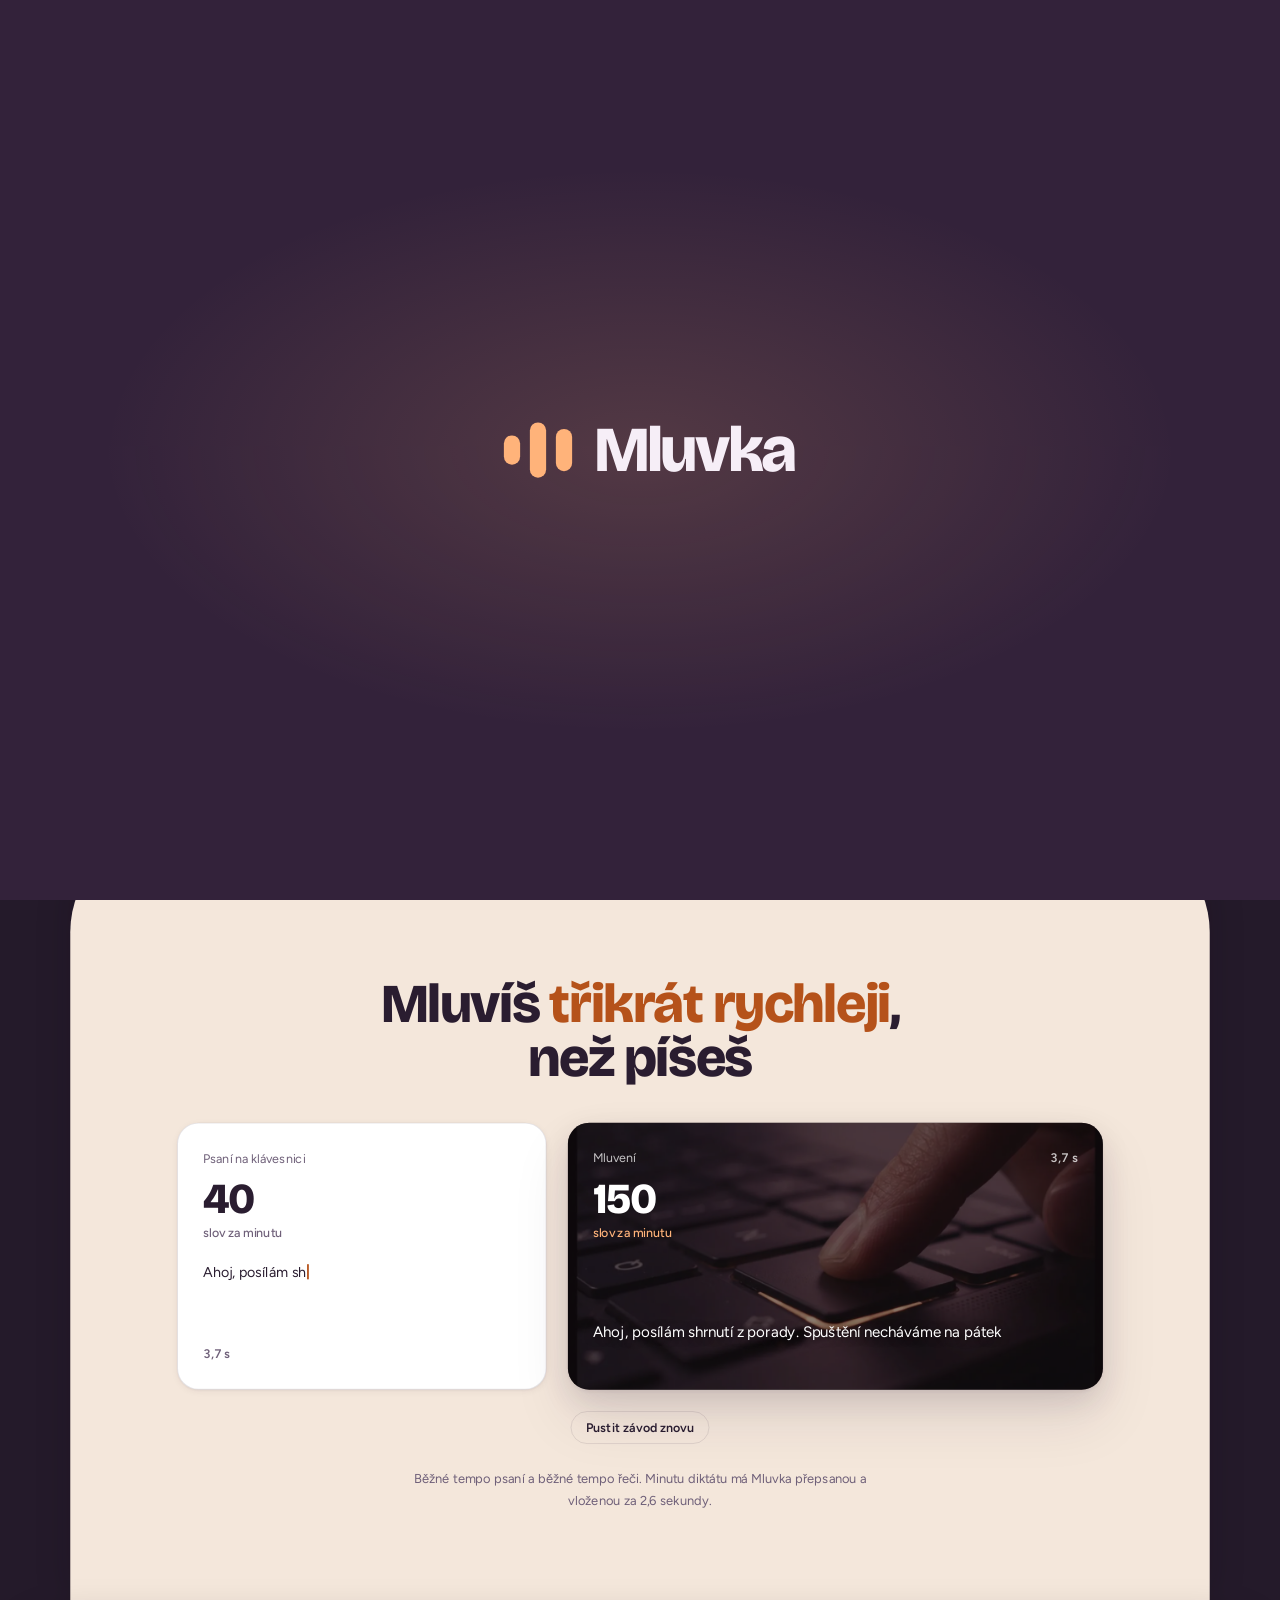
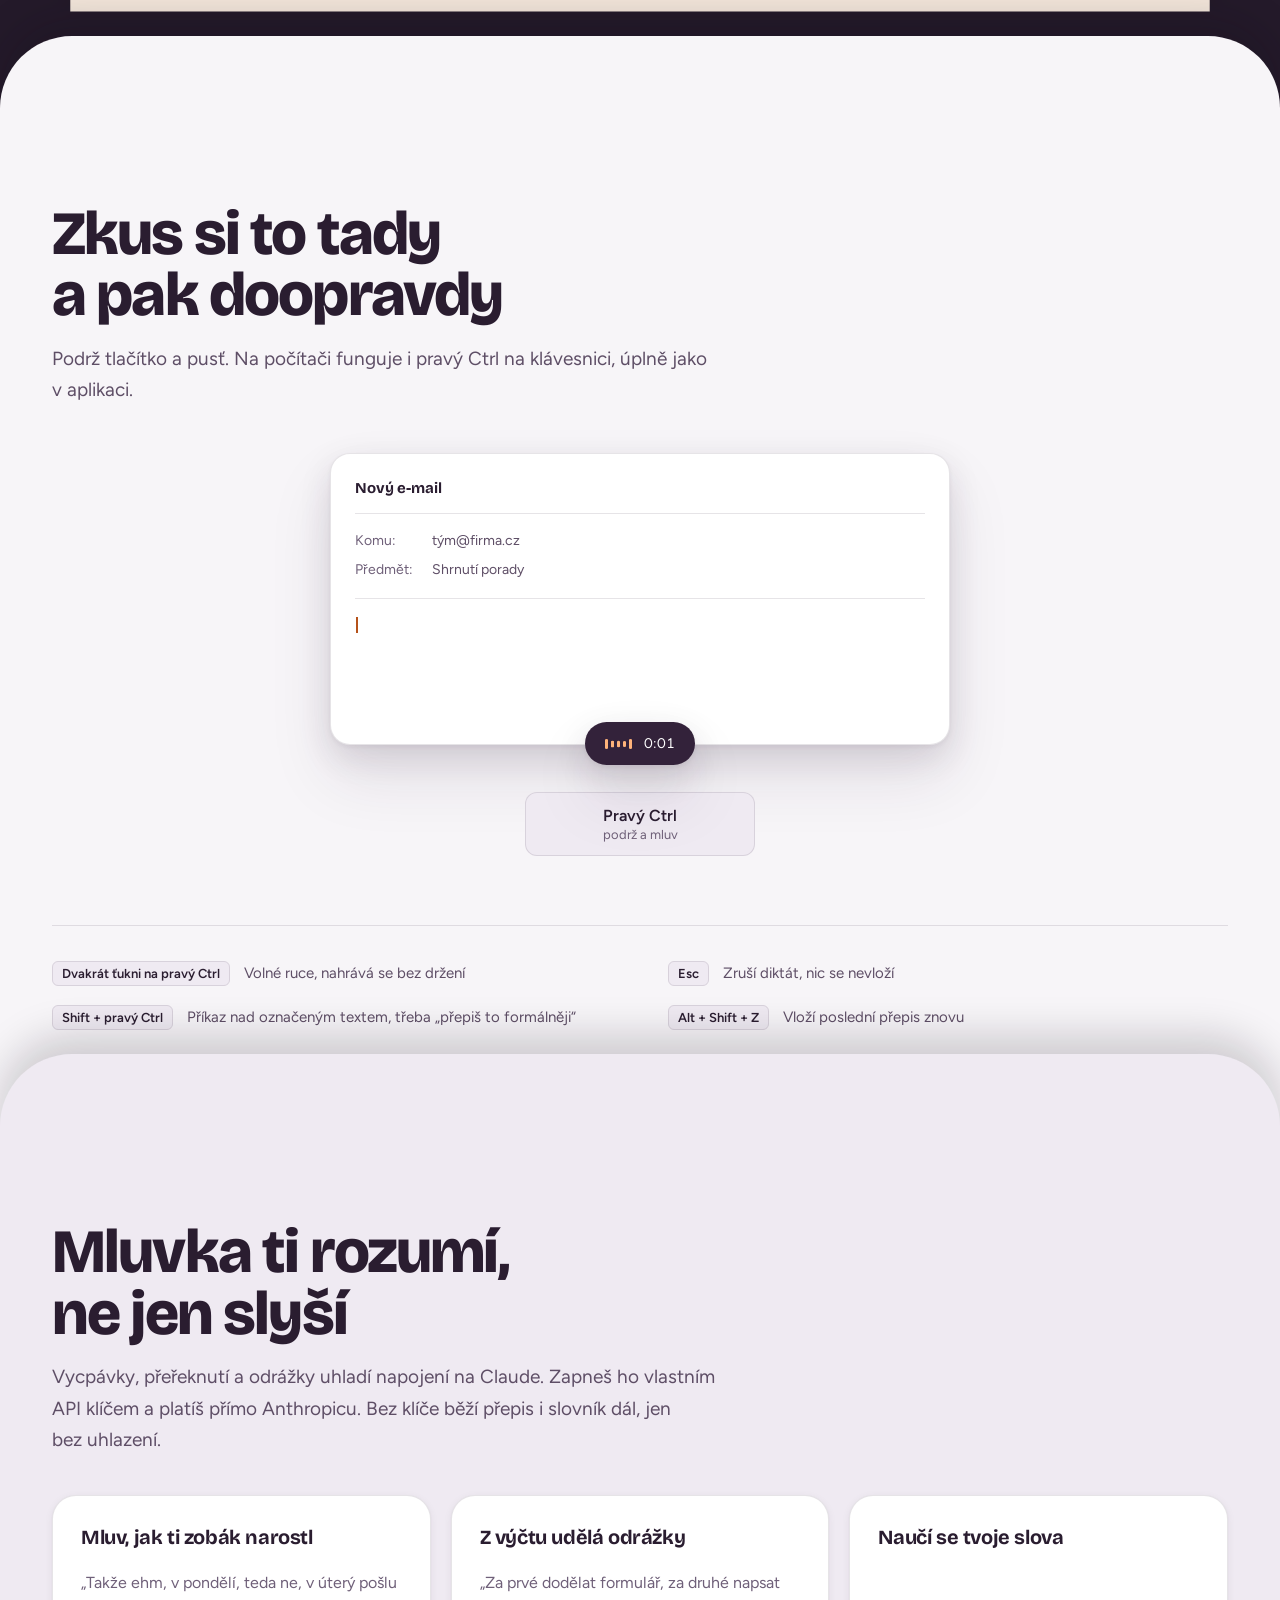
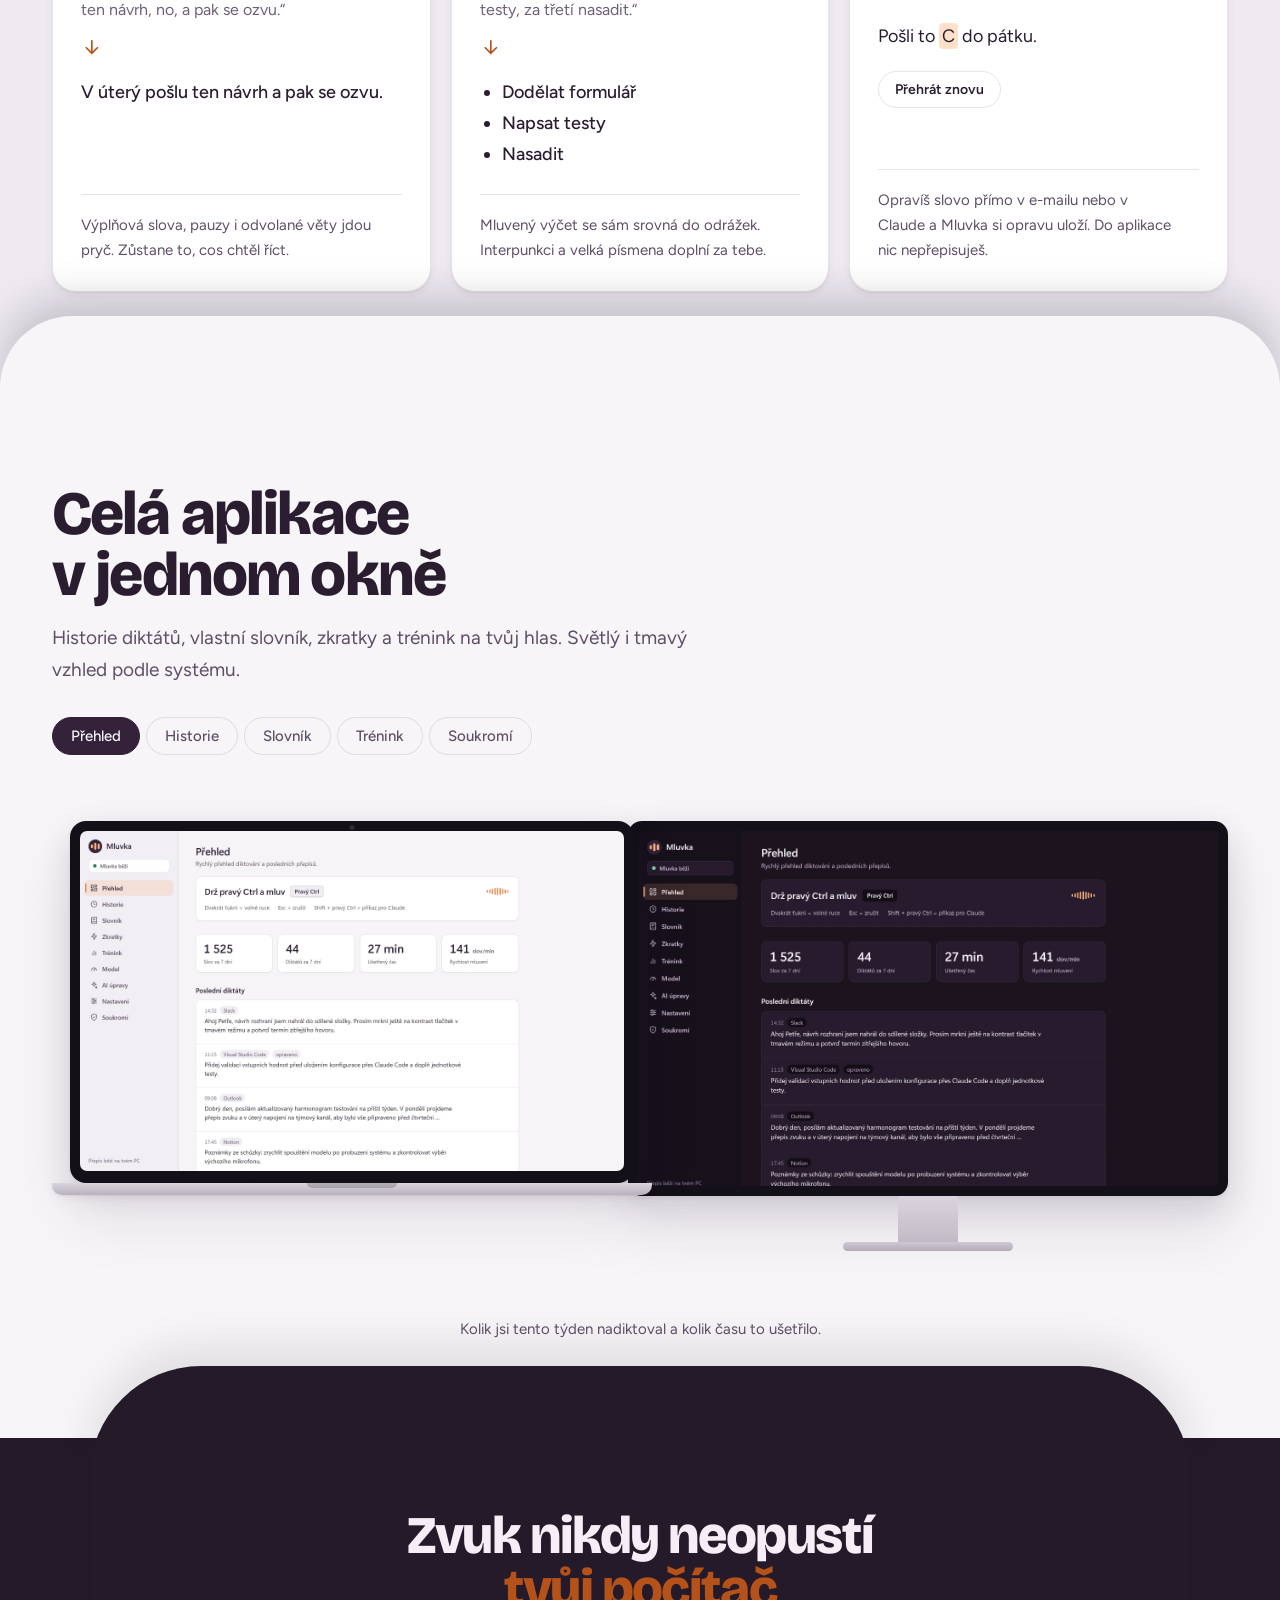
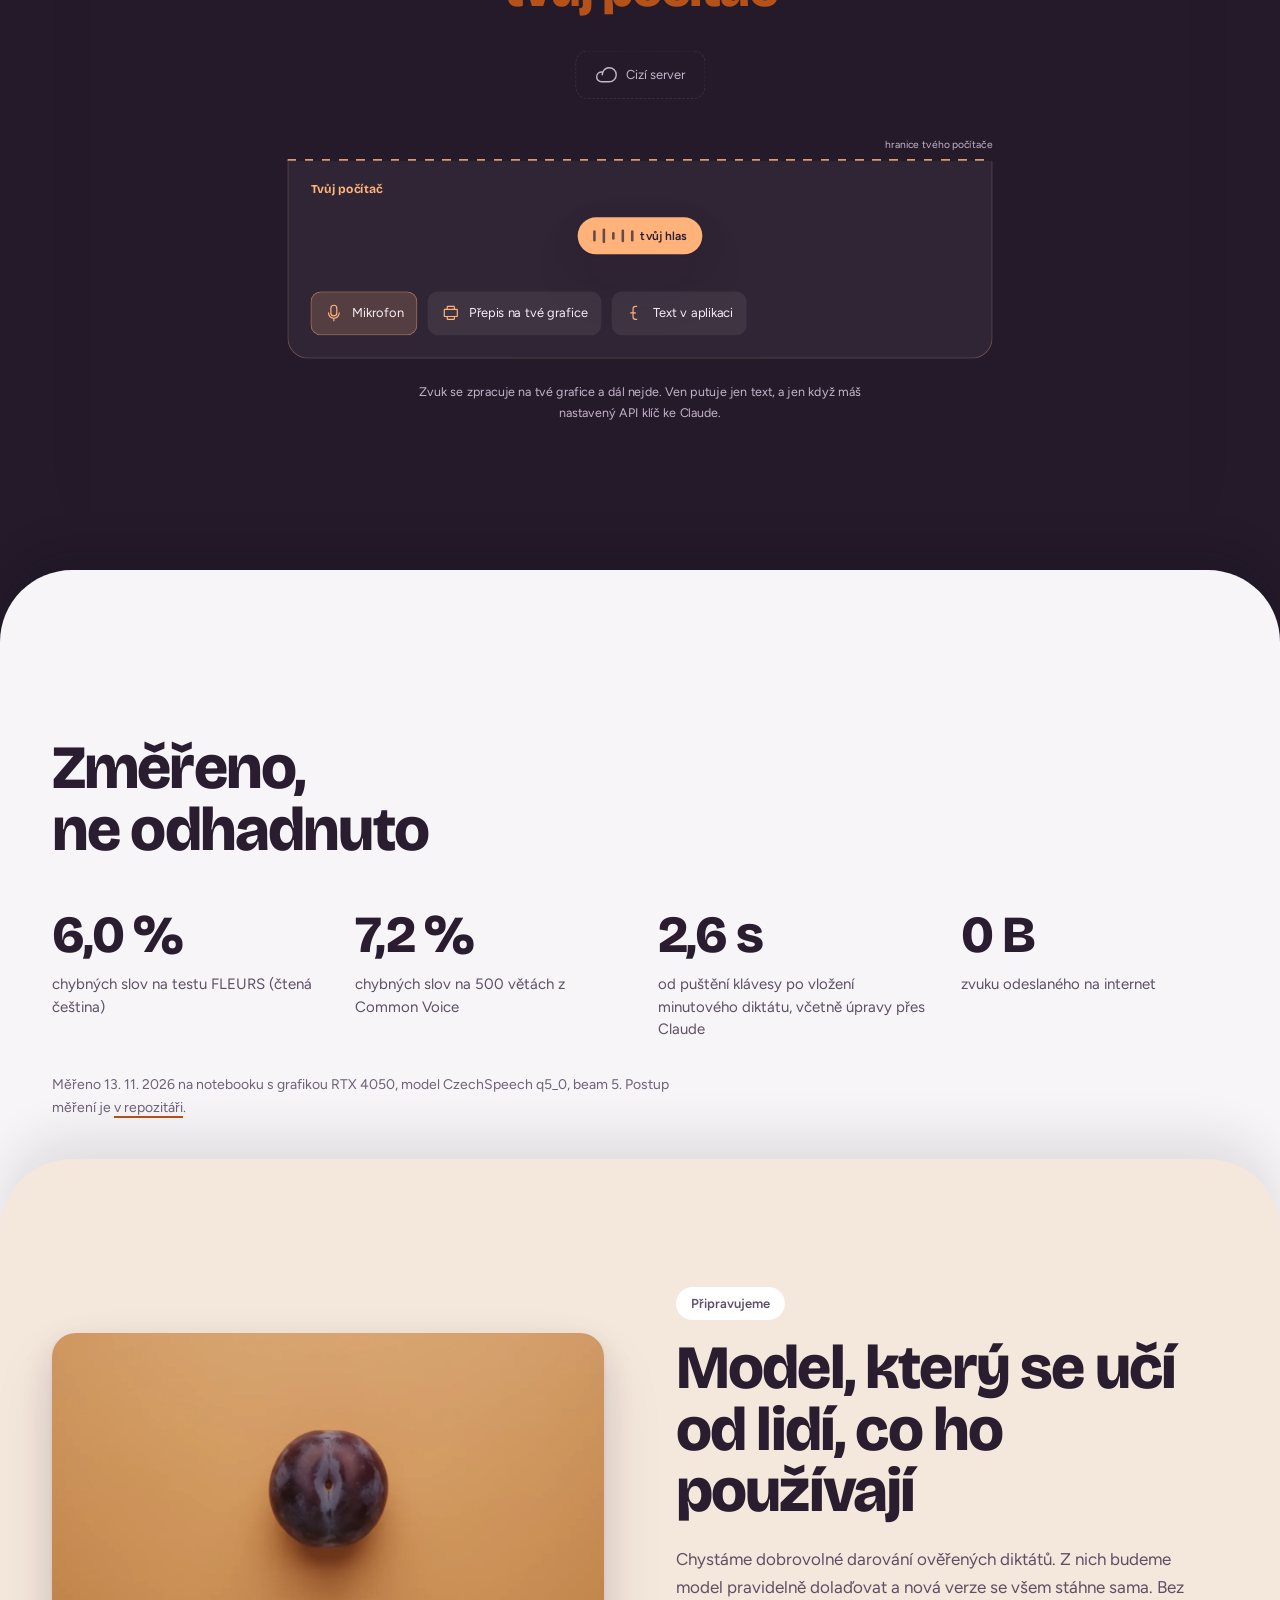
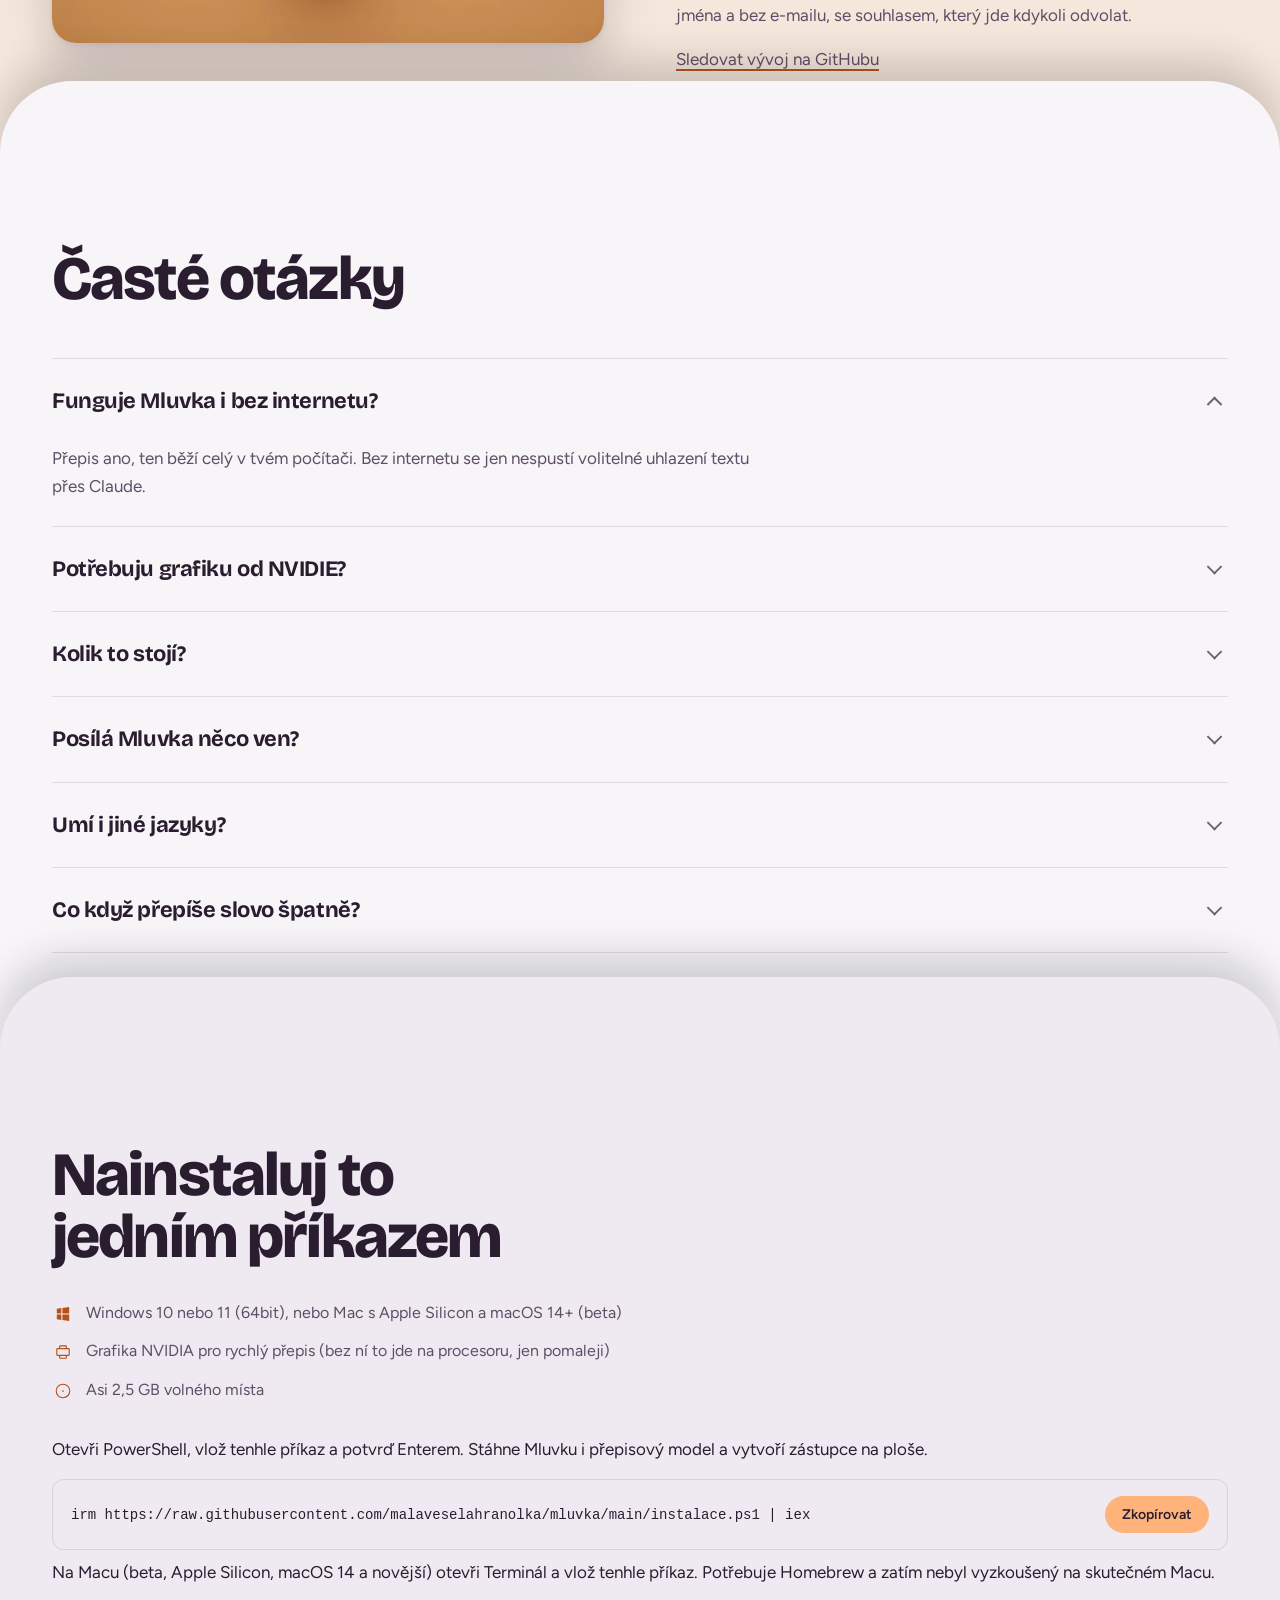
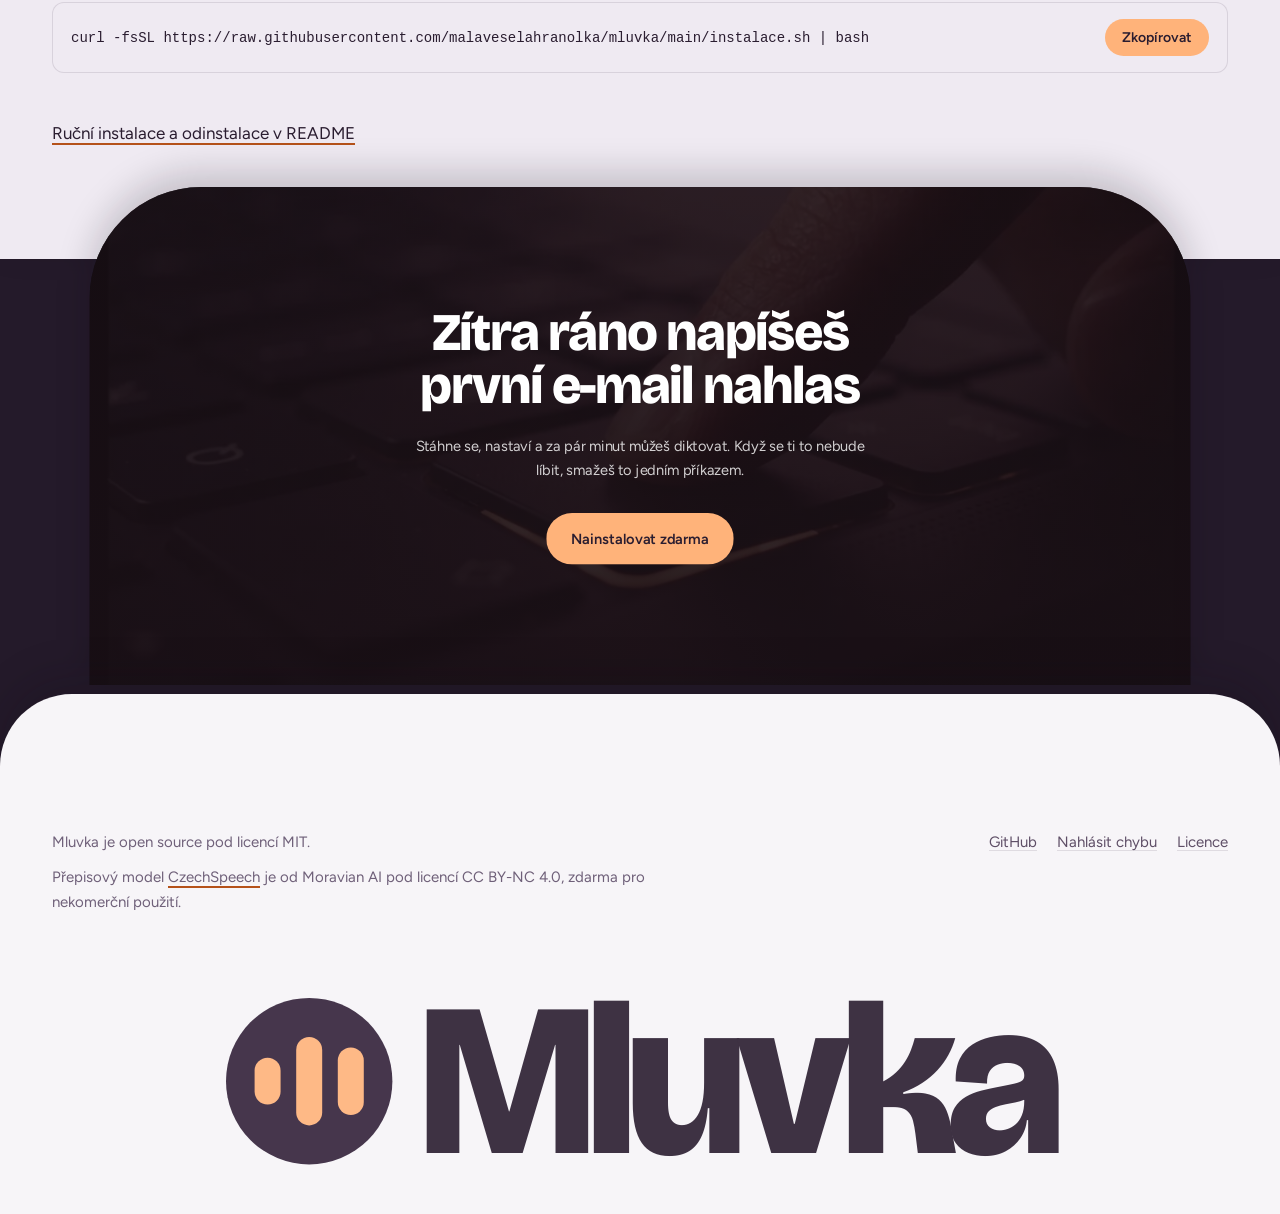
<file: docs/index.html>
<!doctype html>
<html lang="cs">
<head>
<meta charset="utf-8">
<meta name="viewport" content="width=device-width, initial-scale=1">
<title>Mluvka: soukromé diktování češtiny pro Windows a Mac</title>
<meta name="description" content="Podrž klávesu, mluv a pusť. Mluvka přepíše češtinu přímo v tvém počítači a vloží text tam, kde máš kurzor. Zdarma a open source.">
<link rel="canonical" href="https://malaveselahranolka.github.io/mluvka/">
<link rel="icon" href="favicon.svg" type="image/svg+xml">
<meta name="theme-color" content="#F7F5F8" media="(prefers-color-scheme: light)">
<meta name="theme-color" content="#1C1420" media="(prefers-color-scheme: dark)">
<meta property="og:type" content="website">
<meta property="og:locale" content="cs_CZ">
<meta property="og:title" content="Mluvka: soukromé diktování češtiny pro Windows a Mac">
<meta property="og:description" content="Podrž klávesu, mluv a pusť. Mluvka přepíše češtinu přímo v tvém počítači a vloží text tam, kde máš kurzor.">
<meta property="og:url" content="https://malaveselahranolka.github.io/mluvka/">
<meta property="og:image" content="https://malaveselahranolka.github.io/mluvka/og.png">
<meta name="twitter:card" content="summary_large_image">
<link rel="preconnect" href="https://fonts.googleapis.com">
<link rel="preconnect" href="https://fonts.gstatic.com" crossorigin>
<link href="https://fonts.googleapis.com/css2?family=Bricolage+Grotesque:opsz,wght@12..96,600;12..96,700;12..96,800&family=Figtree:wght@400;500;600&display=swap&subset=latin,latin-ext" rel="stylesheet">
<link rel="stylesheet" href="styles.css">
</head>
<body>
<div class="intro" id="intro" aria-hidden="true">
  <div class="intro-wave" id="intro-wave"></div>
  <div class="intro-logo">
    <svg viewBox="0 0 64 64"><g fill="#FFB37A"><rect x="11" y="23" width="10" height="18" rx="5"/><rect x="27" y="15" width="10" height="34" rx="5"/><rect x="43" y="19" width="10" height="26" rx="5"/></g></svg>
    <span>Mluvka</span>
  </div>
</div>
<a class="skip" href="#hero">Přeskočit na obsah</a>

<header class="bar" id="bar">
  <div class="bar-in">
    <a class="brand" href="#hero">
      <svg class="mark" viewBox="0 0 64 64" aria-hidden="true"><circle cx="32" cy="32" r="32" class="mark-bg"/><g fill="#FFB37A"><rect x="11" y="23" width="10" height="18" rx="5"/><rect x="27" y="15" width="10" height="34" rx="5"/><rect x="43" y="19" width="10" height="26" rx="5"/></g></svg>
      <span>Mluvka</span>
    </a>
    <nav class="nav" id="nav" aria-label="Hlavní">
      <a href="#rychlost">Rychlost</a>
      <a href="#vyzkousej">Vyzkoušej</a>
      <a href="#aplikace">Aplikace</a>
      <a href="#soukromi">Soukromí</a>
      <a href="#otazky">Otázky</a>
    </nav>
    <div class="bar-end">
      <a class="icon-link" href="https://github.com/malaveselahranolka/mluvka" aria-label="Zdrojový kód na GitHubu">
        <svg viewBox="0 0 24 24" aria-hidden="true" width="20" height="20"><path fill="currentColor" d="M12 2a10 10 0 0 0-3.16 19.49c.5.09.68-.22.68-.48l-.01-1.7c-2.78.6-3.37-1.34-3.37-1.34-.45-1.16-1.11-1.47-1.11-1.47-.91-.62.07-.6.07-.6 1 .07 1.53 1.03 1.53 1.03.89 1.53 2.34 1.09 2.91.83.09-.65.35-1.09.63-1.34-2.22-.25-4.56-1.11-4.56-4.94 0-1.09.39-1.98 1.03-2.68-.1-.25-.45-1.27.1-2.64 0 0 .84-.27 2.75 1.02a9.5 9.5 0 0 1 5 0c1.91-1.29 2.75-1.02 2.75-1.02.55 1.37.2 2.39.1 2.64.64.7 1.03 1.59 1.03 2.68 0 3.84-2.34 4.68-4.57 4.93.36.31.68.92.68 1.85l-.01 2.75c0 .26.18.58.69.48A10 10 0 0 0 12 2Z"/></svg>
      </a>
      <a class="btn btn-prim btn-sm" href="#instalace">Nainstalovat</a>
      <button class="menu-btn" id="menu-btn" aria-expanded="false" aria-controls="nav">Menu</button>
    </div>
  </div>
</header>

<main>

<!-- 1. HERO -->
<section class="hero" id="hero">
  <div class="wrap hero-in">
    <div class="hero-copy">
      <h1 class="rv">Nepiš.<br><span class="hl">Mluv.</span></h1>
      <p class="lead rv">Podrž klávesu, mluv a pusť. Mluvka přepíše češtinu přímo v tvém počítači a vloží text tam, kde máš kurzor.</p>
      <div class="cta rv">
        <a class="btn btn-prim btn-lg" href="#instalace">Nainstalovat zdarma</a>
        <a class="btn btn-ghost btn-lg" href="#vyzkousej">Vyzkoušet rovnou tady</a>
      </div>
      <p class="avail rv">Zdarma a open source. Windows 10 a 11, Mac&nbsp;s&nbsp;Apple&nbsp;Silicon&nbsp;(beta).</p>
    </div>
  </div>
  <div class="wrap">
    <div class="hacky rv" aria-hidden="true">
      <p class="hacky-pill" id="hacky-pill"><span class="bars"><i></i><i></i><i></i><i></i><i></i></span><span id="hacky-state">Mluvka poslouchá</span></p>
      <p class="hacky-line" id="hacky-line"></p>
      <p class="hacky-note">Česky, i s háčky a čárkami.</p>
    </div>
  </div>
  <div class="ticker" aria-hidden="true">
    <div class="track" id="track">
      <span>Outlook</span><span>Word</span><span>Slack</span><span>Claude</span><span>Visual Studio Code</span><span>Notion</span><span>Teams</span><span>Gmail</span><span>Excel</span><span>Chrome</span><span>WhatsApp</span><span>Poznámkový blok</span>
    </div>
  </div>
  <p class="sr-only">Mluvka píše do Outlooku, Wordu, Slacku, Claude, Visual Studio Code, Notionu, Teams, Gmailu, Excelu, Chromu, WhatsAppu i Poznámkového bloku.</p>
</section>

<!-- 3. SIGNATURE 1: RYCHLOST -->
<section class="plate plate-accent" id="rychlost">
  <div class="pin-outer" id="speed-outer">
    <div class="pin-inner">
      <div class="wrap">
        <h2 class="pin-title">Mluvíš <span class="hl">třikrát rychleji</span>,<br>než píšeš</h2>
        <div class="race" id="race">
          <div class="card-slow" id="card-slow">
            <p class="card-k">Psaní na klávesnici</p>
            <p class="card-v">40 <span>slov za minutu</span></p>
            <p class="slow-text"><span id="slow-text"></span><span class="caret" aria-hidden="true"></span></p>
            <p class="race-time" id="slow-time" aria-hidden="true">0,0 s</p>
          </div>
          <div class="card-fast" id="card-fast">
            <video id="race-video" poster="media/mluvka-video-poster.webp" width="1280" height="720" muted loop playsinline preload="metadata" aria-hidden="true">
              <source src="media/mluvka-video.mp4" type="video/mp4">
            </video>
            <div class="card-fast-top">
              <p class="card-k">Mluvení</p>
              <p class="card-v">150 <span>slov za minutu</span></p>
            </div>
            <p class="race-time race-time-fast" id="fast-time" aria-hidden="true">0,0 s</p>
            <p class="race-text" id="race-text" aria-hidden="true"></p>
          </div>
        </div>
        <p class="race-again"><button class="btn btn-ghost btn-sm" id="race-replay">Pustit závod znovu</button></p>
        <p class="pin-note" id="speed-note">Běžné tempo psaní a běžné tempo řeči. Minutu diktátu má Mluvka přepsanou a vloženou za 2,6 sekundy.</p>
      </div>
    </div>
  </div>
</section>

<!-- 4. SIGNATURE 2: VYZKOUŠEJ -->
<section class="sec" id="vyzkousej">
  <div class="wrap">
    <h2>Zkus si to tady<br>a pak doopravdy</h2>
    <p class="sub">Podrž tlačítko a pusť. Na počítači funguje i pravý Ctrl na klávesnici, úplně jako v aplikaci.</p>
    <div class="demo">
      <div class="mail" id="mail">
        <div class="mail-top">Nový e-mail</div>
        <div class="mail-row"><span class="mail-k">Komu:</span> tým@firma.cz</div>
        <div class="mail-row"><span class="mail-k">Předmět:</span> Shrnutí porady</div>
        <div class="mail-body" id="mail-body" aria-live="polite"><span id="mail-text"></span><span class="caret" aria-hidden="true"></span></div>
        <div class="pill" id="pill" hidden>
          <span class="bars" id="rec-bars" aria-hidden="true"><i></i><i></i><i></i><i></i><i></i></span>
          <span class="pill-txt" id="pill-txt">0:00</span>
        </div>
      </div>
      <button class="key" id="key">
        <span class="key-main">Pravý Ctrl</span>
        <span class="key-sub">podrž a mluv</span>
      </button>
    </div>
    <dl class="keys">
      <div><dt><kbd>Dvakrát ťukni na pravý Ctrl</kbd></dt><dd>Volné ruce, nahrává se bez držení</dd></div>
      <div><dt><kbd>Esc</kbd></dt><dd>Zruší diktát, nic se nevloží</dd></div>
      <div><dt><kbd>Shift + pravý Ctrl</kbd></dt><dd>Příkaz nad označeným textem, třeba „přepiš to formálněji“</dd></div>
      <div><dt><kbd>Alt + Shift + Z</kbd></dt><dd>Vloží poslední přepis znovu</dd></div>
    </dl>
  </div>
</section>

<!-- 5. LEPIVÝ SEZNAM VLASTNOSTÍ -->
<section class="sec" id="umi">
  <div class="wrap">
    <h2>Mluvka ti rozumí,<br>ne jen slyší</h2>
    <p class="sub">Vycpávky, přeřeknutí a odrážky uhladí napojení na Claude. Zapneš ho vlastním API klíčem a platíš přímo Anthropicu. Bez klíče běží přepis i slovník dál, jen bez uhlazení.</p>
    <div class="feat-grid">
        <figure class="feat-card" data-f="0">
          <h3>Mluv, jak ti zobák narostl</h3>
          <div class="fc-body">
            <p class="fc-raw">„Takže ehm, v pondělí, teda ne, v úterý pošlu ten návrh, no, a pak se ozvu.“</p>
            <p class="fc-arrow" aria-hidden="true">
              <svg viewBox="0 0 24 24" width="20" height="20"><path fill="currentColor" d="M12 4v13.2l-5.6-5.6-1.4 1.4 8 8 8-8-1.4-1.4-5.6 5.6V4z"/></svg>
            </p>
            <p class="fc-out">V úterý pošlu ten návrh a pak se ozvu.</p>
          </div>
          <figcaption>Výplňová slova, pauzy i odvolané věty jdou pryč. Zůstane to, cos chtěl říct.</figcaption>
        </figure>
        <figure class="feat-card" data-f="1">
          <h3>Z výčtu udělá odrážky</h3>
          <div class="fc-body">
            <p class="fc-raw">„Za prvé dodělat formulář, za druhé napsat testy, za třetí nasadit.“</p>
            <p class="fc-arrow" aria-hidden="true">
              <svg viewBox="0 0 24 24" width="20" height="20"><path fill="currentColor" d="M12 4v13.2l-5.6-5.6-1.4 1.4 8 8 8-8-1.4-1.4-5.6 5.6V4z"/></svg>
            </p>
            <ul class="fc-out fc-bullets">
              <li>Dodělat formulář</li>
              <li>Napsat testy</li>
              <li>Nasadit</li>
            </ul>
          </div>
          <figcaption>Mluvený výčet se sám srovná do odrážek. Interpunkci a velká písmena doplní za tebe.</figcaption>
        </figure>
        <figure class="feat-card" data-f="2">
          <h3>Naučí se tvoje slova</h3>
          <div class="fc-body">
            <div class="fix" id="fix">
              <div class="toast" id="fix-toast">Naučeno: klódovi → Claudovi</div>
              <p class="fix-line">Pošli to <span class="fix-word" id="fix-word">klódovi</span> do pátku.</p>
            </div>
            <button class="btn btn-ghost btn-sm" id="fix-replay">Přehrát znovu</button>
          </div>
          <figcaption>Opravíš slovo přímo v e-mailu nebo v Claude a Mluvka si opravu uloží. Do aplikace nic nepřepisuješ.</figcaption>
        </figure>
    </div>
  </div>
</section>

<!-- 6. APLIKACE -->
<section class="sec" id="aplikace">
  <div class="wrap">
    <h2>Celá aplikace<br>v jednom okně</h2>
    <p class="sub">Historie diktátů, vlastní slovník, zkratky a trénink na tvůj hlas. Světlý i tmavý vzhled podle systému.</p>

    <div class="tabs" role="tablist" aria-label="Stránky aplikace">
      <button role="tab" id="t-prehled" aria-selected="true" aria-controls="panel-app" data-page="prehled">Přehled</button>
      <button role="tab" id="t-historie" aria-selected="false" aria-controls="panel-app" data-page="historie" tabindex="-1">Historie</button>
      <button role="tab" id="t-slovnik" aria-selected="false" aria-controls="panel-app" data-page="slovnik" tabindex="-1">Slovník</button>
      <button role="tab" id="t-trenink" aria-selected="false" aria-controls="panel-app" data-page="trenink" tabindex="-1">Trénink</button>
      <button role="tab" id="t-soukromi" aria-selected="false" aria-controls="panel-app" data-page="soukromi" tabindex="-1">Soukromí</button>
    </div>

    <div class="devices" id="panel-app" role="tabpanel" aria-labelledby="t-prehled">
      <figure class="monitor">
        <div class="screen"><img id="shot-dark" src="shots/prehled-dark.webp" width="1280" height="800" alt="Okno Mluvky v tmavém vzhledu" loading="lazy" decoding="async"></div>
        <div class="stand" aria-hidden="true"></div>
        <div class="foot" aria-hidden="true"></div>
      </figure>
      <figure class="laptop">
        <div class="lid"><div class="cam" aria-hidden="true"></div><div class="screen"><img id="shot-light" src="shots/prehled-light.webp" width="1280" height="800" alt="Okno Mluvky ve světlém vzhledu" loading="lazy" decoding="async"></div></div>
        <div class="base" aria-hidden="true"><span></span></div>
      </figure>
    </div>

    <div class="mode-switch" id="mode-switch" role="group" aria-label="Vzhled okna">
      <button type="button" data-mode="light" aria-pressed="true">Světlý</button>
      <button type="button" data-mode="dark" aria-pressed="false">Tmavý</button>
    </div>

    <p class="caption" id="app-caption">Kolik jsi tento týden nadiktoval a kolik času to ušetřilo.</p>
  </div>
</section>

<!-- 7. SIGNATURE 3: SOUKROMÍ -->
<section class="plate plate-dark" id="soukromi">
  <div class="pin-outer" id="priv-outer">
    <div class="pin-inner">
      <div class="wrap">
        <h2 class="pin-title">Zvuk nikdy neopustí<br><span class="hl">tvůj počítač</span></h2>
        <div class="priv" id="priv">
          <div class="cloud" id="cloud" aria-hidden="true">
            <svg viewBox="0 0 256 256" width="26" height="26"><path fill="currentColor" d="M160 40a88.09 88.09 0 0 0-78.71 48.68A64 64 0 1 0 72 216h88a88 88 0 0 0 0-176Zm0 160H72a48 48 0 0 1 0-96c1.1 0 2.2 0 3.29.11A88 88 0 0 0 72 128a8 8 0 0 0 16 0 72 72 0 1 1 72 72Z"/></svg>
            Cizí server
          </div>

          <p class="wall-label">hranice tvého počítače</p>
          <div class="wall" id="wall" aria-hidden="true"></div>

          <div class="pc-box">
            <div class="flyer" id="flyer" aria-hidden="true">
              <span class="fly-audio" id="fly-audio"><i></i><i></i><i></i><i></i><i></i> tvůj hlas</span>
              <span class="fly-text" id="fly-text">Shrnutí porady doplním do zítřka.</span>
            </div>
            <p class="pc-label">Tvůj počítač</p>
            <div class="pc-row">
              <span class="node" id="node-mic"><svg viewBox="0 0 256 256" width="22" height="22" aria-hidden="true"><path fill="currentColor" d="M128 176a48.05 48.05 0 0 0 48-48V64a48 48 0 0 0-96 0v64a48.05 48.05 0 0 0 48 48ZM96 64a32 32 0 0 1 64 0v64a32 32 0 0 1-64 0Zm40 143.6V232a8 8 0 0 1-16 0v-24.4A80.11 80.11 0 0 1 48 128a8 8 0 0 1 16 0 64 64 0 0 0 128 0 8 8 0 0 1 16 0 80.11 80.11 0 0 1-72 79.6Z"/></svg>Mikrofon</span>
              <span class="node" id="node-gpu"><svg viewBox="0 0 256 256" width="22" height="22" aria-hidden="true"><path fill="currentColor" d="M208 72h-24V48a16 16 0 0 0-16-16H88a16 16 0 0 0-16 16v24H48a16 16 0 0 0-16 16v80a16 16 0 0 0 16 16h24v24a16 16 0 0 0 16 16h80a16 16 0 0 0 16-16v-24h24a16 16 0 0 0 16-16V88a16 16 0 0 0-16-16ZM88 48h80v24H88Zm80 160H88v-24h80Zm40-40H48V88h160v80Z"/></svg>Přepis na tvé grafice</span>
              <span class="node" id="node-txt"><svg viewBox="0 0 256 256" width="22" height="22" aria-hidden="true"><path fill="currentColor" d="M152 32h-16a40 40 0 0 0-40 40v48H72a8 8 0 0 0 0 16h24v48a40 40 0 0 0 40 40h16a8 8 0 0 0 0-16h-16a24 24 0 0 1-24-24v-48h24a8 8 0 0 0 0-16h-24V72a24 24 0 0 1 24-24h16a8 8 0 0 0 0-16Z"/></svg>Text v aplikaci</span>
            </div>
          </div>
        </div>
        <p class="pin-note" id="priv-note">Zvuk se zpracuje na tvé grafice a dál nejde. Ven putuje jen text, a jen když máš nastavený API klíč ke Claude.</p>
      </div>
    </div>
  </div>
</section>

<!-- 8. PŘESNOST -->
<section class="sec" id="presnost">
  <div class="wrap">
    <h2>Změřeno,<br>ne odhadnuto</h2>
    <div class="stats">
      <div><strong>6,0 %</strong><span>chybných slov na testu FLEURS (čtená čeština)</span></div>
      <div><strong>7,2 %</strong><span>chybných slov na 500 větách z Common Voice</span></div>
      <div><strong>2,6 s</strong><span>od puštění klávesy po vložení minutového diktátu, včetně úpravy přes Claude</span></div>
      <div><strong>0 B</strong><span>zvuku odeslaného na internet</span></div>
    </div>
    <p class="note">Měřeno 13. 11. 2026 na notebooku s grafikou RTX 4050, model CzechSpeech q5_0, beam 5. Postup měření je <a class="link" href="https://github.com/malaveselahranolka/mluvka#přesnost-a-rychlost">v repozitáři</a>.</p>
  </div>
</section>

<!-- 9. DAROVÁNÍ -->
<section class="plate plate-accent tight" id="darovani">
  <div class="wrap split">
    <div class="loop-wrap">
      <video id="loop" poster="media/svestka-poster.webp" width="1280" height="720" muted loop playsinline preload="none" aria-label="Švestka, která se promění ve znak Mluvky">
        <source src="media/svestka.mp4" type="video/mp4">
      </video>
    </div>
    <div class="split-text">
      <p class="tag">Připravujeme</p>
      <h2>Model, který se učí<br>od lidí, co ho používají</h2>
      <p>Chystáme dobrovolné darování ověřených diktátů. Z nich budeme model pravidelně dolaďovat a nová verze se všem stáhne sama. Bez jména a bez e-mailu, se souhlasem, který jde kdykoli odvolat.</p>
      <p><a class="link" href="https://github.com/malaveselahranolka/mluvka">Sledovat vývoj na GitHubu</a></p>
    </div>
  </div>
</section>

<!-- 10. OTÁZKY -->
<section class="sec" id="otazky">
  <div class="wrap">
    <h2>Časté otázky</h2>
    <div class="faq">
      <details open>
        <summary>Funguje Mluvka i bez internetu?</summary>
        <p>Přepis ano, ten běží celý v tvém počítači. Bez internetu se jen nespustí volitelné uhlazení textu přes Claude.</p>
      </details>
      <details>
        <summary>Potřebuju grafiku od NVIDIE?</summary>
        <p>Ne, ale hodně pomůže. S NVIDIÍ je minuta diktátu přepsaná zhruba za tři sekundy. Bez ní to jede na procesoru a trvá to déle.</p>
      </details>
      <details>
        <summary>Kolik to stojí?</summary>
        <p>Nic. Mluvka je open source pod licencí MIT a přepisový model je zdarma pro nekomerční použití. Platíš jen za úpravy textu přes Claude, a to přímo Anthropicu podle svého klíče. Bez klíče Mluvka diktuje dál, jen text neuhlazuje.</p>
      </details>
      <details>
        <summary>Posílá Mluvka něco ven?</summary>
        <p>Zvuk nikdy. Text jen ve dvou případech: při úpravách přes Claude, nebo když si nastavíš vlastní kanál (webhook). Úpravy přes Claude se zapnou, jakmile má Mluvka API klíč, ať už ten z Nastavení, nebo proměnnou prostředí <code>ANTHROPIC_API_KEY</code>. Bez klíče neodchází nic. Kanál je bez vyplněné adresy neaktivní a síťová pojistka nepustí Mluvku nikam jinam.</p>
      </details>
      <details>
        <summary>Umí i jiné jazyky?</summary>
        <p>Ne. Mluvka je dělaná na češtinu a používá model natrénovaný jen na ní. Proto je v češtině přesnější než obecné vícejazyčné modely.</p>
      </details>
      <details>
        <summary>Co když přepíše slovo špatně?</summary>
        <p>Oprav ho rovnou tam, kde píšeš. Mluvka si toho všimne a příště to napíše správně. Jména a odborné výrazy můžeš taky přidat do Slovníku.</p>
      </details>
    </div>
  </div>
</section>

<!-- 11. INSTALACE -->
<section class="sec" id="instalace">
  <div class="wrap">
    <h2>Nainstaluj to<br>jedním příkazem</h2>
    <ul class="req">
      <li><span class="fi" aria-hidden="true"><svg viewBox="0 0 256 256" width="18" height="18"><path fill="currentColor" d="m104 44.3-64 9.1V120h64ZM120 42v78h96V28.3ZM40 136v66.6l64 9.1V136Zm80 0v78l96 13.7V136Z"/></svg></span>Windows 10 nebo 11 (64bit), nebo Mac s Apple Silicon a macOS 14+ (beta)</li>
      <li><span class="fi" aria-hidden="true"><svg viewBox="0 0 256 256" width="18" height="18"><path fill="currentColor" d="M208 72h-24V48a16 16 0 0 0-16-16H88a16 16 0 0 0-16 16v24H48a16 16 0 0 0-16 16v80a16 16 0 0 0 16 16h24v24a16 16 0 0 0 16 16h80a16 16 0 0 0 16-16v-24h24a16 16 0 0 0 16-16V88a16 16 0 0 0-16-16ZM88 48h80v24H88Zm80 160H88v-24h80Zm40-40H48V88h160v80Z"/></svg></span>Grafika NVIDIA pro rychlý přepis (bez ní to jde na procesoru, jen pomaleji)</li>
      <li><span class="fi" aria-hidden="true"><svg viewBox="0 0 256 256" width="18" height="18"><path fill="currentColor" d="M128 24a104 104 0 1 0 104 104A104.11 104.11 0 0 0 128 24Zm0 192a88 88 0 1 1 88-88 88.1 88.1 0 0 1-88 88Zm12-88a12 12 0 1 1-12-12 12 12 0 0 1 12 12Z"/></svg></span>Asi 2,5 GB volného místa</li>
    </ul>
    <p>Otevři PowerShell, vlož tenhle příkaz a potvrď Enterem. Stáhne Mluvku i přepisový model a vytvoří zástupce na ploše.</p>
    <div class="cmd">
      <code id="cmd-text">irm https://raw.githubusercontent.com/malaveselahranolka/mluvka/main/instalace.ps1 | iex</code>
      <button id="copy" class="btn btn-prim btn-sm">Zkopírovat</button>
    </div>
    <p>Na Macu (beta, Apple Silicon, macOS 14 a novější) otevři Terminál a vlož tenhle příkaz. Potřebuje Homebrew a zatím nebyl vyzkoušený na skutečném Macu.</p>
    <div class="cmd">
      <code id="cmd-text-mac">curl -fsSL https://raw.githubusercontent.com/malaveselahranolka/mluvka/main/instalace.sh | bash</code>
      <button id="copy-mac" class="btn btn-prim btn-sm">Zkopírovat</button>
    </div>
    <p class="copy-live" id="copy-live" aria-live="polite"></p>
    <p><a class="link" href="https://github.com/malaveselahranolka/mluvka#instalace">Ruční instalace a odinstalace v README</a></p>
  </div>
</section>

<!-- 12. ZÁVĚREČNÉ CTA -->
<section class="final" id="final">
  <video class="final-bg" poster="media/mluvka-video-poster.webp" muted loop playsinline preload="none" aria-hidden="true">
    <source src="media/mluvka-video.mp4" type="video/mp4">
  </video>
  <div class="wrap final-in">
    <h2>Zítra ráno napíšeš<br>první e-mail nahlas</h2>
    <p>Stáhne se, nastaví a za pár minut můžeš diktovat. Když se ti to nebude líbit, smažeš to jedním příkazem.</p>
    <a class="btn btn-prim btn-lg" href="#instalace">Nainstalovat zdarma</a>
  </div>
</section>

</main>

<footer class="foot-sec">
  <div class="wrap">
    <div class="foot-cols">
      <div>
        <p>Mluvka je open source pod licencí MIT.</p>
        <p>Přepisový model <a class="link" href="https://huggingface.co/moravianai/CzechSpeech">CzechSpeech</a> je od Moravian AI pod licencí CC BY-NC 4.0, zdarma pro nekomerční použití.</p>
      </div>
      <nav class="foot-links" aria-label="Odkazy">
        <a href="https://github.com/malaveselahranolka/mluvka">GitHub</a>
        <a href="https://github.com/malaveselahranolka/mluvka/issues">Nahlásit chybu</a>
        <a href="https://github.com/malaveselahranolka/mluvka/blob/main/LICENSE">Licence</a>
      </nav>
    </div>
    <div class="wordmark" aria-hidden="true">
      <svg class="mark-big" viewBox="0 0 64 64"><circle cx="32" cy="32" r="32" fill="#33223A"/><g fill="#FFB37A"><rect x="11" y="23" width="10" height="18" rx="5"/><rect x="27" y="15" width="10" height="34" rx="5"/><rect x="43" y="19" width="10" height="26" rx="5"/></g></svg>
      <span>Mluvka</span>
    </div>
  </div>
</footer>

<script src="app.js"></script>
</body>
</html>
</file>
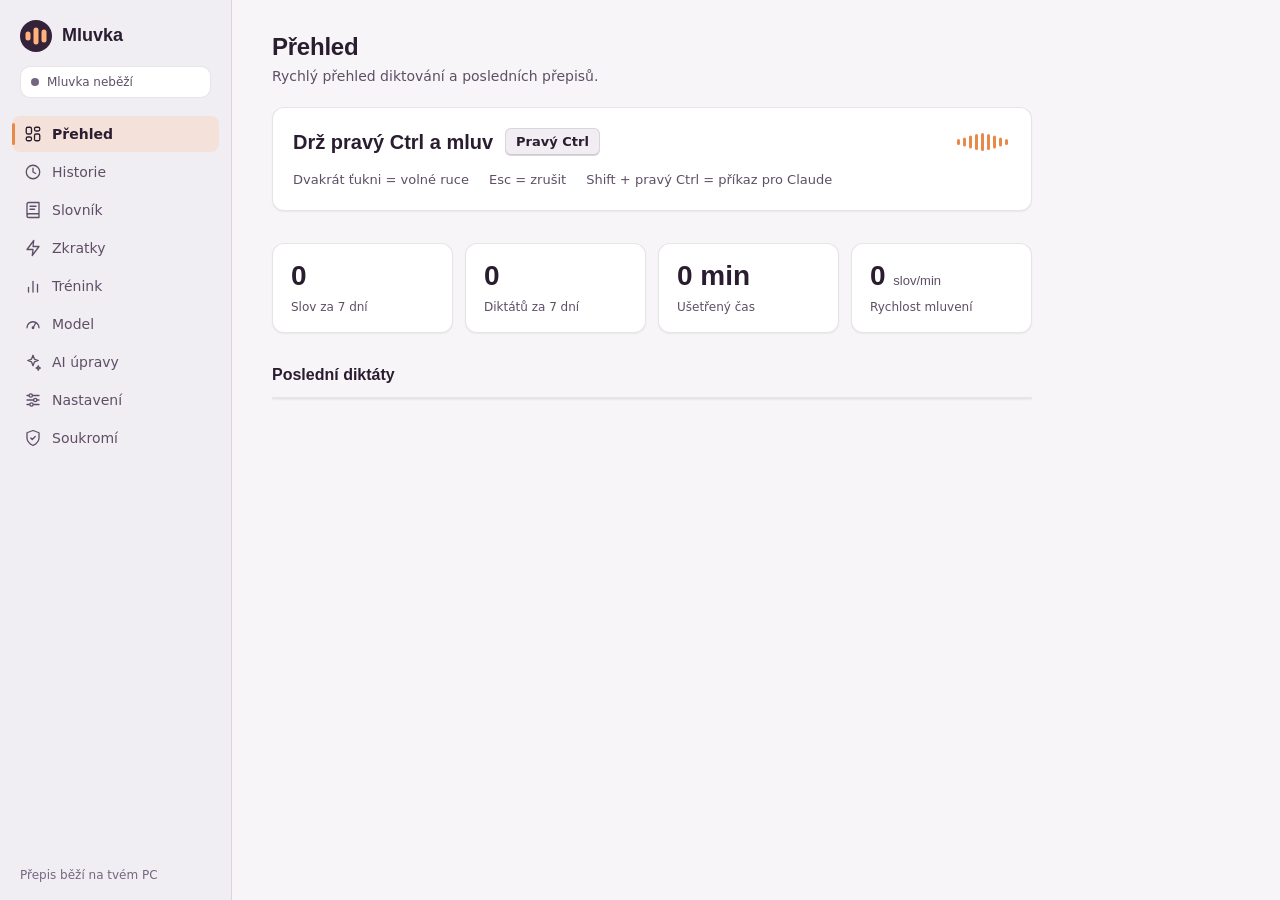
<file: mluvka/ui/index.html>
<!doctype html>
<html lang="cs">
<head>
  <meta charset="utf-8">
  <meta name="viewport" content="width=device-width, initial-scale=1">
  <meta http-equiv="Content-Security-Policy" content="default-src 'self'; img-src 'self' data:; style-src 'self'; script-src 'self'; connect-src 'none'; object-src 'none'">
  <title>Mluvka</title>
  <link rel="stylesheet" href="app.css">
  <link rel="stylesheet" href="model.css">
</head>
<body>
  <div class="shell">
    <aside class="sidebar">
      <div class="brand">
        <svg class="brand-mark" width="32" height="32" viewBox="0 0 64 64" aria-hidden="true">
          <circle cx="32" cy="32" r="32" fill="#33223A" />
          <rect x="11" y="23" width="10" height="18" rx="5" fill="#FFB37A" />
          <rect x="27" y="15" width="10" height="34" rx="5" fill="#FFB37A" />
          <rect x="43" y="19" width="10" height="26" rx="5" fill="#FFB37A" />
        </svg>
        <span class="brand-name">Mluvka</span>
      </div>

      <div class="status-chip" id="status-chip">
        <span class="status-dot" id="status-dot" aria-hidden="true"></span>
        <span class="status-text" id="status-text">Mluvka neběží</span>
        <button type="button" class="btn btn-secondary btn-sm" id="start-app-btn" hidden>Spustit</button>
      </div>

      <nav class="nav" aria-label="Sekce" id="main-nav">
        <button type="button" class="nav-item active" data-page="prehled" aria-current="page">
          <svg width="18" height="18" viewBox="0 0 24 24" fill="none" stroke="currentColor" stroke-width="1.75" stroke-linecap="round" stroke-linejoin="round" aria-hidden="true">
            <rect x="3" y="3" width="7" height="9" rx="2" />
            <rect x="14" y="3" width="7" height="5" rx="2" />
            <rect x="14" y="12" width="7" height="9" rx="2" />
            <rect x="3" y="16" width="7" height="5" rx="2" />
          </svg>
          <span>Přehled</span>
        </button>

        <button type="button" class="nav-item" data-page="historie">
          <svg width="18" height="18" viewBox="0 0 24 24" fill="none" stroke="currentColor" stroke-width="1.75" stroke-linecap="round" stroke-linejoin="round" aria-hidden="true">
            <circle cx="12" cy="12" r="9" />
            <polyline points="12 7 12 12 15.5 14" />
          </svg>
          <span>Historie</span>
        </button>

        <button type="button" class="nav-item" data-page="slovnik">
          <svg width="18" height="18" viewBox="0 0 24 24" fill="none" stroke="currentColor" stroke-width="1.75" stroke-linecap="round" stroke-linejoin="round" aria-hidden="true">
            <path d="M4 19.5v-15A2.5 2.5 0 0 1 6.5 2H20v20H6.5a2.5 2.5 0 0 1 0-5H20" />
            <path d="M8 7h8" />
            <path d="M8 11h6" />
          </svg>
          <span>Slovník</span>
        </button>

        <button type="button" class="nav-item" data-page="zkratky">
          <svg width="18" height="18" viewBox="0 0 24 24" fill="none" stroke="currentColor" stroke-width="1.75" stroke-linecap="round" stroke-linejoin="round" aria-hidden="true">
            <polygon points="13 2 4 14 12 14 11 22 20 10 12 10 13 2" />
          </svg>
          <span>Zkratky</span>
        </button>

        <button type="button" class="nav-item" data-page="trenink">
          <svg width="18" height="18" viewBox="0 0 24 24" fill="none" stroke="currentColor" stroke-width="1.75" stroke-linecap="round" stroke-linejoin="round" aria-hidden="true">
            <line x1="6" y1="14" x2="6" y2="20" />
            <line x1="12" y1="6" x2="12" y2="20" />
            <line x1="18" y1="10" x2="18" y2="20" />
          </svg>
          <span>Trénink</span>
        </button>

        <button type="button" class="nav-item" data-page="model">
          <svg width="18" height="18" viewBox="0 0 24 24" fill="none" stroke="currentColor" stroke-width="1.75" stroke-linecap="round" stroke-linejoin="round" aria-hidden="true">
            <path d="M4 17a8 8 0 1 1 16 0" />
            <line x1="12" y1="17" x2="15.5" y2="11" />
            <circle cx="12" cy="17" r="1" />
          </svg>
          <span>Model</span>
        </button>

        <button type="button" class="nav-item" data-page="ai">
          <svg width="18" height="18" viewBox="0 0 24 24" fill="none" stroke="currentColor" stroke-width="1.75" stroke-linecap="round" stroke-linejoin="round" aria-hidden="true">
            <path d="M12 3l1.9 5.1L19 10l-5.1 1.9L12 17l-1.9-5.1L5 10l5.1-1.9L12 3z" />
            <path d="M19 17l.9 2.1L22 20l-2.1.9L19 23l-.9-2.1L16 20l2.1-.9L19 17z" />
          </svg>
          <span>AI úpravy</span>
        </button>

        <button type="button" class="nav-item" data-page="nastaveni">
          <svg width="18" height="18" viewBox="0 0 24 24" fill="none" stroke="currentColor" stroke-width="1.75" stroke-linecap="round" stroke-linejoin="round" aria-hidden="true">
            <line x1="4" y1="6" x2="20" y2="6" />
            <circle cx="9" cy="6" r="2.2" fill="var(--bg-side)" />
            <line x1="4" y1="12" x2="20" y2="12" />
            <circle cx="15" cy="12" r="2.2" fill="var(--bg-side)" />
            <line x1="4" y1="18" x2="20" y2="18" />
            <circle cx="10" cy="18" r="2.2" fill="var(--bg-side)" />
          </svg>
          <span>Nastavení</span>
        </button>

        <button type="button" class="nav-item" data-page="soukromi">
          <svg width="18" height="18" viewBox="0 0 24 24" fill="none" stroke="currentColor" stroke-width="1.75" stroke-linecap="round" stroke-linejoin="round" aria-hidden="true">
            <path d="M12 22s8-4 8-10V5l-8-3-8 3v7c0 6 8 10 8 10z" />
            <path d="M9 12l2 2 4-4" />
          </svg>
          <span>Soukromí</span>
        </button>
      </nav>

      <div class="sidebar-footer">Přepis běží na tvém PC</div>
    </aside>

    <main class="content" id="content-area">
      <div class="page-wrap">
        <div class="config-warning-bar" id="config-invalid-bar" role="alert" hidden>config.json obsahuje chybu. Oprav ho, nebo ho smaž a Mluvka vytvoří nový.</div>
        <section class="page active" id="page-prehled" aria-labelledby="h1-prehled">
          <h1 id="h1-prehled">Přehled</h1>
          <p class="page-help">Rychlý přehled diktování a posledních přepisů.</p>

          <div class="card hero-card">
            <div class="hero-top">
              <div class="hero-title-group">
                <div class="hero-headline" id="hero-headline">Drž pravý Ctrl a mluv</div>
                <kbd class="keycap" id="hero-keycap">Pravý Ctrl</kbd>
              </div>
              <svg class="hero-meter" width="54" height="22" viewBox="0 0 54 22" aria-hidden="true">
                <rect x="0" y="8" width="3" height="6" rx="1.5" />
                <rect x="6" y="6.5" width="3" height="9" rx="1.5" />
                <rect x="12" y="4.5" width="3" height="13" rx="1.5" />
                <rect x="18" y="3" width="3" height="16" rx="1.5" />
                <rect x="24" y="2" width="3" height="18" rx="1.5" />
                <rect x="30" y="3" width="3" height="16" rx="1.5" />
                <rect x="36" y="4.5" width="3" height="13" rx="1.5" />
                <rect x="42" y="6.5" width="3" height="9" rx="1.5" />
                <rect x="48" y="8" width="3" height="6" rx="1.5" />
              </svg>
            </div>
            <ul class="hero-hints">
              <li>Dvakrát ťukni = volné ruce</li>
              <li>Esc = zrušit</li>
              <li id="hero-cmd-hint">Shift + pravý Ctrl = příkaz pro Claude</li>
            </ul>
          </div>

          <section class="stats-grid section-gap" aria-label="Statistiky za posledních 7 dní">
            <div class="card stat-tile">
              <div class="stat-value" id="stat-words">0</div>
              <div class="stat-label">Slov za 7 dní</div>
            </div>
            <div class="card stat-tile">
              <div class="stat-value" id="stat-count">0</div>
              <div class="stat-label">Diktátů za 7 dní</div>
            </div>
            <div class="card stat-tile">
              <div class="stat-value" id="stat-saved">0 min</div>
              <div class="stat-label">Ušetřený čas</div>
            </div>
            <div class="card stat-tile">
              <div class="stat-value" id="stat-wpm">0 <span class="stat-unit">slov/min</span></div>
              <div class="stat-label">Rychlost mluvení</div>
            </div>
          </section>

          <section class="section-gap" aria-labelledby="h2-recent">
            <h2 class="section-title" id="h2-recent">Poslední diktáty</h2>
            <div class="card card-list" id="recent-list"></div>
          </section>
        </section>

        <section class="page" id="page-historie" aria-labelledby="h1-historie" hidden>
          <h1 id="h1-historie">Historie</h1>
          <p class="page-help">Všechny přepisy uložené lokálně v tomto počítači.</p>

          <div class="toolbar">
            <input type="search" class="input search-input" id="history-search" placeholder="Hledat v diktátech…" aria-label="Hledat v diktátech">
            <button type="button" class="btn btn-destructive" id="clear-history-btn">Smazat vše</button>
          </div>

          <div id="history-container"></div>
          <div class="load-more-wrap" id="history-more-wrap" hidden>
            <button type="button" class="btn btn-secondary" id="history-more-btn">Načíst další</button>
          </div>
        </section>

        <section class="page" id="page-slovnik" aria-labelledby="h1-slovnik" hidden>
          <h1 id="h1-slovnik">Slovník</h1>
          <p class="page-help">Slova se posílají modelu jako nápověda. Opravy se dělají po přepisu.</p>

          <section aria-labelledby="h2-dict-import">
            <h2 class="section-title" id="h2-dict-import">Doplnit slovník pomocí AI</h2>
            <div class="card field-block">
              <p class="card-desc">Zkopíruj prompt do svého ChatGPT nebo Clauda. Zná tě z konverzací, takže vypíše slova, která často používáš a ve kterých se přepis plete. Odpověď vlož sem.</p>
              <div class="inline-actions">
                <button type="button" class="btn btn-secondary" id="copy-import-prompt-btn">Zkopírovat prompt</button>
              </div>
              <textarea class="textarea" id="import-json-input" rows="4" placeholder="Sem vlož odpověď (JSON)…" aria-label="Odpověď z AI asistenta"></textarea>
              <div class="inline-actions">
                <button type="button" class="btn btn-secondary" id="import-load-btn">Načíst</button>
              </div>
              <div class="inline-result" id="import-error" aria-live="polite"></div>
              <div class="import-preview" id="import-preview" hidden>
                <div class="hint-line" id="import-preview-count"></div>
                <div class="inline-actions">
                  <button type="button" class="btn btn-primary" id="import-apply-btn">Přidat vše</button>
                </div>
                <div class="chip-list" id="import-preview-words" role="list"></div>
                <div class="import-pairs-list" id="import-preview-pairs"></div>
              </div>
            </div>
          </section>

          <section class="section-gap" aria-labelledby="h2-words">
            <h2 class="section-title" id="h2-words">Slova, která má Mluvka znát</h2>
            <div class="card">
              <div class="chip-list" id="words-list" role="list"></div>
              <div class="inline-form">
                <input type="text" class="input" id="word-input" maxlength="60" placeholder="Přidat slovo nebo název…" aria-label="Slovo do slovníku">
                <button type="button" class="btn btn-secondary" id="add-word-btn">Přidat</button>
              </div>
              <div class="card-divider-row">
                <div class="row-info">
                  <div class="row-label" id="lbl-dict-prompt">Posílat slova modelu jako nápovědu</div>
                  <div class="row-desc">Model předem ví, jaké vlastní názvy a odborné výrazy očekávat.</div>
                </div>
                <button type="button" class="switch" role="switch" aria-checked="true" aria-labelledby="lbl-dict-prompt" id="toggle-dict-prompt">
                  <span class="switch-knob"></span>
                </button>
              </div>
            </div>
          </section>

          <section class="section-gap" aria-labelledby="h2-corrections">
            <h2 class="section-title" id="h2-corrections">Opravy</h2>
            <div class="card">
              <div class="pair-head" id="corrections-head">
                <span>Když uslyším</span>
                <span>Napiš</span>
                <span></span>
              </div>
              <div id="corrections-list"></div>
              <div class="card-footer-actions">
                <button type="button" class="btn btn-secondary" id="add-correction-btn">Přidat opravu</button>
              </div>
            </div>
          </section>

          <section class="section-gap" aria-labelledby="h2-pamet">
            <h2 class="section-title" id="h2-pamet">Paměť chyb</h2>
            <div class="card">
              <div id="pamet-list"></div>
              <div class="card-footer-actions" id="pamet-footer" hidden>
                <button type="button" class="btn btn-destructive" id="clear-pamet-btn">Vymazat paměť</button>
              </div>
            </div>
          </section>
        </section>

        <section class="page" id="page-zkratky" aria-labelledby="h1-zkratky" hidden>
          <h1 id="h1-zkratky">Zkratky</h1>
          <p class="page-help">Když řekneš celou zkratku, vloží se místo ní uložený text.</p>

          <div class="toolbar">
            <button type="button" class="btn btn-secondary" id="add-snippet-btn">Přidat zkratku</button>
          </div>
          <div id="snippets-list" class="snippets-stack"></div>
        </section>

        <section class="page" id="page-trenink" aria-labelledby="h1-trenink" hidden>
          <h1 id="h1-trenink">Trénink</h1>
          <p class="page-help">Nahraj věty svým hlasem. Mluvka změří, jak přesně ti rozumí, a z nahrávek jde model doladit.</p>

          <section aria-labelledby="h2-trenink-rec">
            <h2 class="section-title" id="h2-trenink-rec">Nahrávání vět</h2>
            <div class="card field-block">
              <div class="trenink-progress-head">
                <span class="hint-line" id="trenink-progress-label">Věta 1</span>
                <span class="hint-line" id="trenink-recorded-count"></span>
              </div>
              <div class="progress-track" aria-hidden="true">
                <div class="progress-fill" id="trenink-progress-fill"></div>
              </div>
              <div class="trenink-sentence" id="trenink-sentence"></div>
              <div class="trenink-controls">
                <div class="trenink-live-box" id="trenink-live-box" hidden>
                  <svg class="trenink-meter" id="trenink-meter" width="51" height="18" viewBox="0 0 51 18" aria-hidden="true">
                    <rect x="0" y="7.5" width="3" height="3" rx="1.5" />
                    <rect x="6" y="7.5" width="3" height="3" rx="1.5" />
                    <rect x="12" y="7.5" width="3" height="3" rx="1.5" />
                    <rect x="18" y="7.5" width="3" height="3" rx="1.5" />
                    <rect x="24" y="7.5" width="3" height="3" rx="1.5" />
                    <rect x="30" y="7.5" width="3" height="3" rx="1.5" />
                    <rect x="36" y="7.5" width="3" height="3" rx="1.5" />
                    <rect x="42" y="7.5" width="3" height="3" rx="1.5" />
                    <rect x="48" y="7.5" width="3" height="3" rx="1.5" />
                  </svg>
                  <span class="trenink-timer" id="trenink-timer">0:00</span>
                  <span class="hint-line">Esc = zrušit</span>
                </div>
                <button type="button" class="btn btn-primary" id="trenink-record-btn">Nahrát</button>
                <button type="button" class="btn btn-secondary" id="trenink-play-btn" disabled>Přehrát</button>
                <button type="button" class="btn btn-tertiary" id="trenink-skip-btn">Přeskočit</button>
                <button type="button" class="link-btn" id="trenink-rerecord-btn" hidden>Nahrát znovu</button>
              </div>
            </div>
          </section>

          <section class="section-gap" aria-labelledby="h2-trenink-wer">
            <h2 class="section-title" id="h2-trenink-wer">Přesnost na tvém hlase</h2>
            <div class="card field-block">
              <div class="inline-actions">
                <button type="button" class="btn btn-secondary" id="trenink-measure-btn" disabled>Změřit</button>
                <span class="hint-line" id="trenink-measure-hint">Nahraj aspoň 10 vět</span>
              </div>
              <div class="inline-result" id="trenink-measure-error" aria-live="polite"></div>
              <div class="trenink-wer-box" id="trenink-wer-box" hidden>
                <div class="trenink-wer-head">
                  <span class="stat-value" id="trenink-wer-val">0 %</span>
                  <span class="hint-line" id="trenink-wer-label"></span>
                </div>
                <div class="trenink-worst-wrap" id="trenink-worst-wrap" hidden>
                  <h3 class="subsection-title">Nejhorší věty</h3>
                  <div class="trenink-worst-list" id="trenink-worst-list"></div>
                </div>
              </div>
            </div>
          </section>

          <section class="section-gap" aria-labelledby="h2-trenink-doladeni">
            <h2 class="section-title" id="h2-trenink-doladeni">Doladění</h2>
            <div class="card field-block card-doladeni">
              <p class="card-desc">Model se doučí tvůj hlas a výslovnost z nahraných vět. Běží na tvém PC, nic se neodesílá.</p>
              <div class="sr-only" id="doladeni-aria-status" aria-live="polite"></div>

              <div class="doladeni-state" id="doladeni-state-idle">
                <p class="doladeni-status-text" id="doladeni-idle-text"></p>
                <div class="inline-actions">
                  <button type="button" class="btn btn-primary" id="doladeni-start-btn" disabled>Doladit na mém hlase</button>
                </div>
              </div>

              <div class="doladeni-state" id="doladeni-state-running" hidden>
                <div class="doladeni-phase-head">
                  <span class="doladeni-phase-label" id="doladeni-phase-label">Příprava nahrávek</span>
                </div>
                <div class="progress-track" id="doladeni-progress-track" aria-hidden="true">
                  <div class="progress-fill" id="doladeni-progress-fill"></div>
                </div>
                <div class="doladeni-progress-meta">
                  <span class="doladeni-progress-text" id="doladeni-progress-text"></span>
                  <span class="hint-line" id="doladeni-loss-text" hidden></span>
                </div>
                <div class="inline-actions">
                  <button type="button" class="btn btn-secondary" id="doladeni-stop-btn">Zastavit</button>
                </div>
                <details class="doladeni-details" id="doladeni-details">
                  <summary>Podrobnosti</summary>
                  <pre class="doladeni-log" id="doladeni-log"></pre>
                </details>
              </div>

              <div class="doladeni-state" id="doladeni-state-done" hidden>
                <div class="doladeni-table-wrap">
                  <table class="doladeni-table">
                    <thead>
                      <tr>
                        <th scope="col"></th>
                        <th scope="col">Současný model</th>
                        <th scope="col">Doladěný</th>
                      </tr>
                    </thead>
                    <tbody>
                      <tr>
                        <th scope="row" id="doladeni-row-vety-label">Tvůj hlas</th>
                        <td id="doladeni-pred-vety">–</td>
                        <td id="doladeni-po-vety">–</td>
                      </tr>
                      <tr>
                        <th scope="row">FLEURS</th>
                        <td id="doladeni-pred-fleurs">–</td>
                        <td id="doladeni-po-fleurs">–</td>
                      </tr>
                    </tbody>
                  </table>
                </div>
                <p class="doladeni-verdict" id="doladeni-verdict-text"></p>
                <div class="inline-actions" id="doladeni-done-actions">
                  <button type="button" class="btn btn-primary" id="doladeni-use-btn" hidden>Používat doladěný model</button>
                  <span class="inline-result ok" id="doladeni-active-note" hidden>Používá se. Přepne se při další diktaci.</span>
                  <button type="button" class="btn btn-tertiary" id="doladeni-rerun-btn" hidden>Doladit znovu</button>
                </div>
                <div class="hint-line" id="doladeni-done-meta" hidden></div>
              </div>

              <div class="doladeni-state" id="doladeni-state-error" hidden>
                <div class="inline-result error doladeni-error-text" id="doladeni-error-text"></div>
                <div class="inline-actions">
                  <button type="button" class="btn btn-secondary" id="doladeni-retry-btn">Zkusit znovu</button>
                </div>
                <details class="doladeni-details" id="doladeni-error-details" hidden>
                  <summary>Podrobnosti</summary>
                  <pre class="doladeni-log" id="doladeni-error-log"></pre>
                </details>
              </div>

              <div class="doladeni-state" id="doladeni-state-stopped" hidden>
                <p class="doladeni-status-text">Doladění jsi zastavil. Nic se nezměnilo.</p>
                <div class="inline-actions">
                  <button type="button" class="btn btn-secondary" id="doladeni-stopped-rerun-btn">Doladit znovu</button>
                </div>
              </div>
            </div>
          </section>

          <section class="section-gap" aria-label="Model">
            <div class="card field-block">
              <div class="inline-actions">
                <span class="hint-line">Model a jeho přesnost vybereš na stránce Model.</span>
                <button type="button" class="btn btn-tertiary" data-goto-page="model">Otevřít Model</button>
              </div>
            </div>
          </section>

          <section class="section-gap" aria-labelledby="h2-trenink-diktat">
            <h2 class="section-title" id="h2-trenink-diktat">Ukládat zvuk diktátů</h2>
            <div class="card card-rows">
              <div class="setting-row">
                <div class="row-info">
                  <div class="row-label" id="lbl-save-dictation">Ukládat zvuk diktátů</div>
                  <div class="row-desc">Zvuk běžných diktátů se uloží do složky Trénink, aby šel použít k doladění. Jen v tomto PC.</div>
                </div>
                <button type="button" class="switch" role="switch" aria-checked="false" aria-labelledby="lbl-save-dictation" id="toggle-save-dictation">
                  <span class="switch-knob"></span>
                </button>
              </div>
            </div>
          </section>

          <section class="section-gap" aria-labelledby="h2-trenink-diktaty">
            <div class="diktaty-section-head">
              <h2 class="section-title" id="h2-trenink-diktaty">Tvé diktáty k doladění</h2>
              <span class="diktaty-counts" id="diktaty-counts" aria-live="polite">Ověřeno 0 z 0 · 0 min</span>
            </div>
            <div class="card card-list card-diktaty">
              <div class="empty-state" id="diktaty-empty" hidden>Zapni Ukládat zvuk diktátů. Diktáty se pak objeví tady.</div>
              <div class="diktaty-list" id="diktaty-list"></div>
              <div class="diktaty-more-wrap" id="diktaty-more-wrap" hidden>
                <button type="button" class="btn btn-secondary" id="diktaty-more-btn">Načíst další</button>
              </div>
            </div>
          </section>

          <section class="section-gap" aria-labelledby="h2-trenink-dar">
            <h2 class="section-title" id="h2-trenink-dar">Darovat nahrávky</h2>
            <div class="card field-block">
              <p class="card-desc">Pomoz vylepšit české rozpoznávání řeči pro všechny. Balíček se zatím jen vytvoří v tvém PC, nic se neodesílá.</p>
              <div class="inline-actions">
                <button type="button" class="btn btn-secondary" id="open-dar-btn">Připravit balíček…</button>
              </div>
              <div class="dar-result-row" id="dar-result-wrap" hidden>
                <span class="inline-result ok" id="dar-result-text"></span>
                <button type="button" class="link-btn" id="open-dar-folder-btn">Otevřít složku</button>
              </div>
            </div>
          </section>
        </section>

        <section class="page" id="page-model" aria-labelledby="h1-model" hidden>
          <h1 id="h1-model">Model</h1>
          <p class="page-help">Jak přesně a rychle ti Mluvka rozumí s různým nastavením. Měřeno na tomhle počítači.</p>
          <p class="inline-result" id="mdl-error" role="alert" hidden></p>
          <p class="sr-only" id="mdl-status" aria-live="polite"></p>

          <section aria-label="Aktuální nastavení">
            <div class="card mdl-hero" id="mdl-hero"></div>
          </section>

          <section class="section-gap" aria-labelledby="h2-mdl-presets">
            <h2 class="section-title" id="h2-mdl-presets">Doporučená nastavení</h2>
            <div class="mdl-presets" id="mdl-presets"></div>
          </section>

          <section class="section-gap" aria-labelledby="h2-mdl-compare">
            <h2 class="section-title" id="h2-mdl-compare">Porovnání nastavení</h2>
            <div class="card mdl-table-card">
              <table class="mdl-table">
                <thead>
                  <tr>
                    <th scope="col">Nastavení</th>
                    <th scope="col">Známka</th>
                    <th scope="col">Chybovost</th>
                    <th scope="col">1 min řeči</th>
                    <th scope="col"><span class="sr-only">Akce</span></th>
                  </tr>
                </thead>
                <tbody id="mdl-table-body"></tbody>
              </table>
              <div class="mdl-add">
                <label class="mdl-add-field">Model
                  <select class="select" id="mdl-add-model"></select>
                </label>
                <label class="mdl-add-field">Beam
                  <select class="select" id="mdl-add-beam">
                    <option value="1">1 — rychlé</option>
                    <option value="5" selected>5 — doporučené</option>
                    <option value="8">8</option>
                  </select>
                </label>
                <div class="mdl-add-switch">
                  <button type="button" class="switch" role="switch" aria-checked="false" aria-labelledby="lbl-mdl-haiku" id="mdl-add-haiku">
                    <span class="switch-knob"></span>
                  </button>
                  <span id="lbl-mdl-haiku">Úprava přes Haiku</span>
                  <span class="hint-line" id="mdl-add-haiku-hint" hidden>Chybí API klíč</span>
                </div>
                <button type="button" class="btn btn-primary" id="mdl-add-btn">Přidat a změřit</button>
                <span class="mdl-row-error" id="mdl-add-error" aria-live="polite"></span>
              </div>
              <p class="mdl-notice">Měření trvá pár minut a diktování mezitím funguje. S Haiku se do Claude posílá jen text veřejných testovacích vět, ne tvoje data. Stojí to zlomek koruny.</p>
            </div>
          </section>

          <section class="section-gap" aria-labelledby="h2-mdl-tech">
            <h2 class="section-title" id="h2-mdl-tech">Technické údaje</h2>
            <div class="mdl-tech">
              <div>
                <h3>Testovací počítač</h3>
                <dl class="mdl-dl" id="mdl-stroj"></dl>
              </div>
              <div>
                <h3>Na čem měříme</h3>
                <p class="mdl-prose">FLEURS (Google): profesionálně čtené věty z Wikipedie, čisté nahrávky, hodně čísel a cizích jmen. Používáme 40 vět.</p>
                <p class="mdl-prose">Common Voice (Mozilla): věty nahrané dobrovolníky doma na běžné mikrofony, blíž běžnému diktování. Pro rychlé měření používáme 100 vět, pro přesné 500. Model CzechSpeech je při tréninku neviděl.</p>
                <p class="mdl-prose">Chybovost (WER) říká, kolik slov ze 100 se přepíše špatně, bez ohledu na interpunkci a velká písmena. Rychlost říká, za kolik sekund od puštění klávesy je hotová 1 minuta řeči, včetně úpravy přes Haiku, je-li zapnutá.</p>
                <p class="mdl-prose">Měříme stejně, jako diktuje aplikace, včetně nápovědy ze Slovníku. S úpravou přes Haiku vychází chybovost o něco vyšší, protože Haiku maže výplňová slova a mění zápis čísel, zatímco testovací věty jsou přepsané doslova. Rychlost se může lišit, když grafiku zrovna používá jiný program.</p>
              </div>
              <div>
                <h3>Jak se počítá známka</h3>
                <p class="mdl-prose">Známka vychází z průměrné chybovosti na obou sadách.</p>
                <div class="mdl-scale" id="mdl-scale"></div>
                <div class="mdl-speed-legend" id="mdl-speed-legend"></div>
              </div>
              <div>
                <h3>Modely</h3>
                <div class="card mdl-table-card">
                  <table class="mdl-table">
                    <thead><tr><th scope="col">Model</th><th scope="col">Soubor</th><th scope="col">Velikost</th><th scope="col">Kvantizace</th><th scope="col">Licence</th></tr></thead>
                    <tbody id="mdl-modely-body"></tbody>
                  </table>
                </div>
              </div>
              <div>
                <h3>Surová data</h3>
                <div class="card mdl-raw">
                  <table class="mdl-table">
                    <thead><tr><th scope="col">Datum</th><th scope="col">Nastavení</th><th scope="col">Sada</th><th scope="col">Vět</th><th scope="col">WER</th><th scope="col">s / min</th></tr></thead>
                    <tbody id="mdl-raw-body"></tbody>
                  </table>
                </div>
              </div>
            </div>
          </section>
        </section>

        <section class="page" id="page-ai" aria-labelledby="h1-ai" hidden>
          <h1 id="h1-ai">AI úpravy</h1>
          <p class="page-help">Volitelné uhlazení přepisu a hlasové příkazy přes Claude Haiku 5.5.</p>

          <div class="card">
            <div class="setting-row single-row">
              <div class="row-info">
                <div class="row-label" id="lbl-ai-cleanup">Uhlazovat každý diktát</div>
                <div class="row-desc">Claude Haiku 5.5 odstraní výplňová slova, opraví přeřeknutí a udělá odrážky. Přidá asi 1–2 s.</div>
              </div>
              <button type="button" class="switch" role="switch" aria-checked="true" aria-labelledby="lbl-ai-cleanup" id="toggle-ai-cleanup">
                <span class="switch-knob"></span>
              </button>
            </div>
          </div>

          <div class="card section-gap">
            <div class="field-block">
              <div class="field-header">
                <label class="row-label" for="api-key-input">API klíč pro Claude</label>
                <span class="key-status" id="api-key-badge">Klíč není uložený</span>
              </div>
              <div class="inline-form">
                <input type="password" class="input" id="api-key-input" placeholder="Zadej API klíč…" autocomplete="off">
                <button type="button" class="btn btn-primary" id="save-api-key-btn">Uložit</button>
                <button type="button" class="btn btn-secondary" id="test-api-key-btn">Ověřit</button>
                <button type="button" class="btn btn-destructive" id="remove-api-key-btn" hidden>Odebrat</button>
              </div>
              <div class="inline-result" id="api-key-result" aria-live="polite"></div>
              <div class="hint-line">
                Kde vzít klíč: <button type="button" class="link-btn" id="open-console-btn">console.anthropic.com</button>
              </div>
            </div>
          </div>

          <div class="info-box section-gap">
            Co odchází: jen text diktátu nebo příkazu, nikdy zvuk. Kam: Anthropic (USA). Bez klíče nic neodchází.
          </div>
        </section>

        <section class="page" id="page-nastaveni" aria-labelledby="h1-nastaveni" hidden>
          <h1 id="h1-nastaveni">Nastavení</h1>
          <p class="page-help">Klávesa, mikrofon, kanál a ukládání historie. Změny se ukládají hned.</p>

          <div class="card card-rows">
            <div class="setting-row">
              <div class="row-info">
                <label class="row-label" for="sel-vk">Klávesa pro diktát</label>
                <div class="row-desc">Drž pro diktát nebo dvakrát ťukni pro volné ruce.</div>
              </div>
              <select class="select" id="sel-vk">
                <option value="163">Pravý Ctrl</option>
                <option value="161">Pravý Shift</option>
                <option value="20">Caps Lock</option>
                <option value="120">F9</option>
              </select>
            </div>

            <div class="setting-row">
              <div class="row-info">
                <label class="row-label" for="sel-mic">Mikrofon</label>
                <div class="row-desc">Vstupní zařízení použité při nahrávání.</div>
              </div>
              <select class="select select-wide" id="sel-mic">
                <option value="">Výchozí (systém)</option>
              </select>
            </div>

            <div class="setting-row">
              <div class="row-info">
                <div class="row-label" id="lbl-sounds">Zvuky</div>
                <div class="row-desc">Krátké tóny při začátku a konci nahrávání.</div>
              </div>
              <button type="button" class="switch" role="switch" aria-checked="true" aria-labelledby="lbl-sounds" id="toggle-sounds">
                <span class="switch-knob"></span>
              </button>
            </div>

            <div class="setting-row">
              <div class="row-info">
                <div class="row-label" id="lbl-learn-edits">Učit se z mých oprav v jiných aplikacích</div>
                <div class="row-desc" id="desc-learn-edits">Po vložení diktátu Mluvka chvíli sleduje jen to textové pole a pozná, co v něm opravíš. Text nikam neodchází.</div>
              </div>
              <button type="button" class="switch" role="switch" aria-checked="true" aria-labelledby="lbl-learn-edits" id="toggle-learn-edits">
                <span class="switch-knob"></span>
              </button>
            </div>

            <div class="setting-row">
              <div class="row-info">
                <div class="row-label" id="lbl-autostart">Spouštět po přihlášení</div>
                <div class="row-desc" id="desc-autostart">Automaticky spustí Mluvku na pozadí po startu Windows.</div>
              </div>
              <button type="button" class="switch" role="switch" aria-checked="false" aria-labelledby="lbl-autostart" id="toggle-autostart">
                <span class="switch-knob"></span>
              </button>
            </div>
          </div>

          <section class="section-gap" aria-labelledby="h2-channel">
            <h2 class="section-title" id="h2-channel">Kanál</h2>
            <div class="card card-rows">
              <div class="setting-row setting-row-stack">
                <div class="setting-row-top">
                  <div class="row-info">
                    <label class="row-label" for="input-webhook">Webhook URL</label>
                    <div class="row-desc">Adresa pro Slack, Discord, Teams nebo vlastní https webhook.</div>
                  </div>
                  <div class="row-control-grow">
                    <input type="url" class="input" id="input-webhook" placeholder="Adresa https webhooku…">
                  </div>
                </div>
                <div class="inline-result" id="webhook-error" aria-live="polite"></div>
              </div>

              <div class="setting-row">
                <div class="row-info">
                  <div class="row-label" id="lbl-channel-on">Posílat diktáty do kanálu</div>
                  <div class="row-desc">Odešle každý dokončený diktát na zadanou adresu.</div>
                </div>
                <button type="button" class="switch" role="switch" aria-checked="true" aria-labelledby="lbl-channel-on" id="toggle-channel">
                  <span class="switch-knob"></span>
                </button>
              </div>

              <div class="setting-row setting-row-stack">
                <div class="setting-row-top">
                  <div class="row-info">
                    <div class="row-label">Ověření spojení</div>
                    <div class="row-desc">Odešle krátkou zprávu „Test z Mluvky“.</div>
                  </div>
                  <button type="button" class="btn btn-secondary" id="test-webhook-btn">Poslat test</button>
                </div>
                <div class="inline-result" id="webhook-test-result" aria-live="polite"></div>
              </div>
            </div>
          </section>

          <section class="section-gap" aria-labelledby="h2-history-cfg">
            <h2 class="section-title" id="h2-history-cfg">Historie</h2>
            <div class="card card-rows">
              <div class="setting-row">
                <div class="row-info">
                  <div class="row-label" id="lbl-history-save">Ukládat historii</div>
                  <div class="row-desc">Ukládat přepisy místně do historie v tomto počítači.</div>
                </div>
                <button type="button" class="switch" role="switch" aria-checked="true" aria-labelledby="lbl-history-save" id="toggle-history">
                  <span class="switch-knob"></span>
                </button>
              </div>

              <div class="setting-row">
                <div class="row-info">
                  <label class="row-label" for="sel-history-days">Uchovávat</label>
                  <div class="row-desc">Starší záznamy se při spuštění automaticky odstraní.</div>
                </div>
                <select class="select" id="sel-history-days">
                  <option value="1">1 den</option>
                  <option value="7">7 dní</option>
                  <option value="30">30 dní</option>
                  <option value="90">90 dní</option>
                  <option value="365">365 dní</option>
                </select>
              </div>
            </div>
          </section>
        </section>

        <section class="page" id="page-soukromi" aria-labelledby="h1-soukromi" hidden>
          <h1 id="h1-soukromi">Soukromí</h1>
          <p class="page-help">Přepis řeči běží lokálně na tvém PC. Zvuk nikdy neodchází.</p>

          <section aria-labelledby="h2-local">
            <h2 class="section-title" id="h2-local">Zůstává v PC</h2>
            <div class="card card-rows">
              <div class="privacy-row">
                <svg class="privacy-icon" width="18" height="18" viewBox="0 0 24 24" fill="none" stroke="currentColor" stroke-width="1.75" stroke-linecap="round" stroke-linejoin="round" aria-hidden="true">
                  <path d="M12 2a3 3 0 0 0-3 3v7a3 3 0 0 0 6 0V5a3 3 0 0 0-3-3z" />
                  <path d="M19 10v2a7 7 0 0 1-14 0v-2" />
                  <line x1="12" y1="19" x2="12" y2="22" />
                </svg>
                <div class="row-info">
                  <div class="row-label">Zvuk</div>
                  <div class="row-desc">Nahrává se jen při držení klávesy a zpracuje se v paměti.</div>
                </div>
              </div>
              <div class="privacy-row">
                <svg class="privacy-icon" width="18" height="18" viewBox="0 0 24 24" fill="none" stroke="currentColor" stroke-width="1.75" stroke-linecap="round" stroke-linejoin="round" aria-hidden="true">
                  <rect x="4" y="4" width="16" height="16" rx="2" />
                  <path d="M9 9h6M9 13h6M9 17h4" />
                </svg>
                <div class="row-info">
                  <div class="row-label">Přepis</div>
                  <div class="row-desc">Lokální model CzechSpeech běží na 127.0.0.1.</div>
                </div>
              </div>
              <div class="privacy-row">
                <svg class="privacy-icon" width="18" height="18" viewBox="0 0 24 24" fill="none" stroke="currentColor" stroke-width="1.75" stroke-linecap="round" stroke-linejoin="round" aria-hidden="true">
                  <circle cx="12" cy="12" r="9" />
                  <polyline points="12 7 12 12 15.5 14" />
                </svg>
                <div class="row-info">
                  <div class="row-label">Historie</div>
                  <div class="row-desc">Uložená místně v souboru historie.jsonl.</div>
                </div>
              </div>
              <div class="privacy-row">
                <svg class="privacy-icon" width="18" height="18" viewBox="0 0 24 24" fill="none" stroke="currentColor" stroke-width="1.75" stroke-linecap="round" stroke-linejoin="round" aria-hidden="true">
                  <path d="M4 19.5v-15A2.5 2.5 0 0 1 6.5 2H20v20H6.5a2.5 2.5 0 0 1 0-5H20" />
                </svg>
                <div class="row-info">
                  <div class="row-label">Slovník a zkratky</div>
                  <div class="row-desc">Uložené místně v config.json mimo OneDrive.</div>
                </div>
              </div>
              <div class="privacy-row">
                <svg class="privacy-icon" width="18" height="18" viewBox="0 0 24 24" fill="none" stroke="currentColor" stroke-width="1.75" stroke-linecap="round" stroke-linejoin="round" aria-hidden="true">
                  <path d="M12 20h9" />
                  <path d="M16.5 3.5a2.121 2.121 0 1 1 3 3L7 19l-4 1 1-4Z" />
                </svg>
                <div class="row-info">
                  <div class="row-label">Učení z oprav</div>
                  <div class="row-desc">Po vložení diktátu Mluvka chvíli sleduje jen to textové pole v PC a pozná, co v něm opravíš; text cizích aplikací nikam neodchází ani se neukládá.</div>
                </div>
              </div>
              <div class="privacy-row">
                <svg class="privacy-icon" width="18" height="18" viewBox="0 0 24 24" fill="none" stroke="currentColor" stroke-width="1.75" stroke-linecap="round" stroke-linejoin="round" aria-hidden="true">
                  <circle cx="12" cy="12" r="3" />
                  <path d="M19.4 15a1.65 1.65 0 0 0 .33 1.82l.06.06a2 2 0 1 1-2.83 2.83l-.06-.06a1.65 1.65 0 0 0-1.82-.33 1.65 1.65 0 0 0-1 1.51V21a2 2 0 0 1-4 0v-.09A1.65 1.65 0 0 0 9 19.4a1.65 1.65 0 0 0-1.82.33l-.06.06a2 2 0 1 1-2.83-2.83l.06-.06a1.65 1.65 0 0 0 .33-1.82 1.65 1.65 0 0 0-1.51-1H3a2 2 0 0 1 0-4h.09A1.65 1.65 0 0 0 4.6 9a1.65 1.65 0 0 0-.33-1.82l-.06-.06a2 2 0 1 1 2.83-2.83l.06.06a1.65 1.65 0 0 0 1.82.33H9a1.65 1.65 0 0 0 1-1.51V3a2 2 0 0 1 4 0v.09a1.65 1.65 0 0 0 1 1.51 1.65 1.65 0 0 0 1.82-.33l.06-.06a2 2 0 1 1 2.83 2.83l-.06.06a1.65 1.65 0 0 0-.33 1.82V9c.26.6.79 1.02 1.44 1.08H21a2 2 0 0 1 0 4h-.09c-.66.06-1.19.48-1.51 1.08z" />
                </svg>
                <div class="row-info">
                  <div class="row-label">Nastavení</div>
                  <div class="row-desc">Konfigurace a API klíč jsou jen v místní složce dat.</div>
                </div>
              </div>
            </div>
          </section>

          <section class="section-gap" aria-labelledby="h2-outbound">
            <h2 class="section-title" id="h2-outbound">Odchází jen když to zapneš</h2>
            <div class="card card-rows">
              <div class="privacy-row">
                <svg class="privacy-icon" width="18" height="18" viewBox="0 0 24 24" fill="none" stroke="currentColor" stroke-width="1.75" stroke-linecap="round" stroke-linejoin="round" aria-hidden="true">
                  <path d="M12 3l1.9 5.1L19 10l-5.1 1.9L12 17l-1.9-5.1L5 10l5.1-1.9L12 3z" />
                </svg>
                <div class="row-info">
                  <div class="row-label">Text pro Claude</div>
                  <div class="row-desc" id="privacy-claude-status">Vypnuto</div>
                </div>
              </div>
              <div class="privacy-row">
                <svg class="privacy-icon" width="18" height="18" viewBox="0 0 24 24" fill="none" stroke="currentColor" stroke-width="1.75" stroke-linecap="round" stroke-linejoin="round" aria-hidden="true">
                  <path d="M22 2L11 13" />
                  <polygon points="22 2 15 22 11 13 2 9 22 2" />
                </svg>
                <div class="row-info">
                  <div class="row-label">Text do kanálu</div>
                  <div class="row-desc" id="privacy-channel-status">Vypnuto</div>
                </div>
              </div>
            </div>
          </section>

          <p class="netguard-line" id="netguard-line">Síťová pojistka povoluje jen: nic</p>

          <div class="privacy-actions">
            <button type="button" class="btn btn-secondary" id="open-data-btn">Otevřít složku s daty</button>
            <button type="button" class="btn btn-destructive" id="privacy-clear-btn">Smazat historii</button>
          </div>
        </section>
      </div>
    </main>
  </div>

  <dialog class="confirm-dialog" id="confirm-dialog" aria-labelledby="confirm-title">
    <div class="dialog-body">
      <h2 class="dialog-title" id="confirm-title">Smazat historii?</h2>
      <p class="dialog-text">Všechny uložené diktáty se trvale odstraní z tohoto počítače. Tuto akci nelze vrátit.</p>
      <div class="dialog-actions">
        <button type="button" class="btn btn-secondary" id="confirm-cancel-btn">Zrušit</button>
        <button type="button" class="btn btn-danger-fill" id="confirm-delete-btn">Smazat</button>
      </div>
    </div>
  </dialog>

  <dialog class="confirm-dialog dar-dialog" id="dar-dialog" aria-labelledby="dar-title">
    <div class="dialog-body">
      <h2 class="dialog-title" id="dar-title">Darovat nahrávky</h2>
      <div class="dar-consent-box">
        <p class="dialog-text">Daruji své hlasové nahrávky a jejich přepisy pro trénink a vyhodnocení otevřených modelů rozpoznávání české řeči.</p>
        <p class="dialog-text">Beru na vědomí, že hlas je osobní údaj: balíček neobsahuje moje jméno ani e-mail, ale podle hlasu mě lze poznat.</p>
        <p class="dialog-text">Balíček se zatím jen vytvoří v mém počítači. Kam a pod jakou licencí se data předají, se dozvím předem a rozhodnu sám.</p>
        <p class="dialog-text">Souhlas mohu kdykoli odvolat. Podle identifikátoru dárce pak budou mé nahrávky z datasetu odstraněny.</p>
      </div>
      <div class="dar-checks">
        <label class="dar-check-label">
          <input type="checkbox" id="dar-chk-1">
          <span>Daruji své hlasové nahrávky a přepisy pro trénink otevřených modelů.</span>
        </label>
        <label class="dar-check-label">
          <input type="checkbox" id="dar-chk-2">
          <span>Beru na vědomí, že podle hlasu mě lze poznat; balíček neobsahuje jméno ani e-mail.</span>
        </label>
        <label class="dar-check-label">
          <input type="checkbox" id="dar-chk-3">
          <span>Rozumím, že se balíček zatím vytvoří jen v mém počítači a souhlas mohu odvolat.</span>
        </label>
        <label class="dar-check-label dar-check-optional">
          <input type="checkbox" id="dar-chk-diktaty">
          <span>Přidat i zvuk běžných diktátů (může obsahovat soukromé informace)</span>
        </label>
      </div>
      <div class="inline-result" id="dar-dialog-error" aria-live="polite"></div>
      <div class="dialog-actions">
        <button type="button" class="btn btn-secondary" id="dar-cancel-btn">Zrušit</button>
        <button type="button" class="btn btn-primary" id="dar-submit-btn" disabled>Vytvořit balíček</button>
      </div>
    </div>
  </dialog>

  <div class="snackbar" id="snackbar" role="status" aria-live="polite" hidden></div>

  <script src="app.js"></script>
  <script src="model.js"></script>
</body>
</html>
</file>
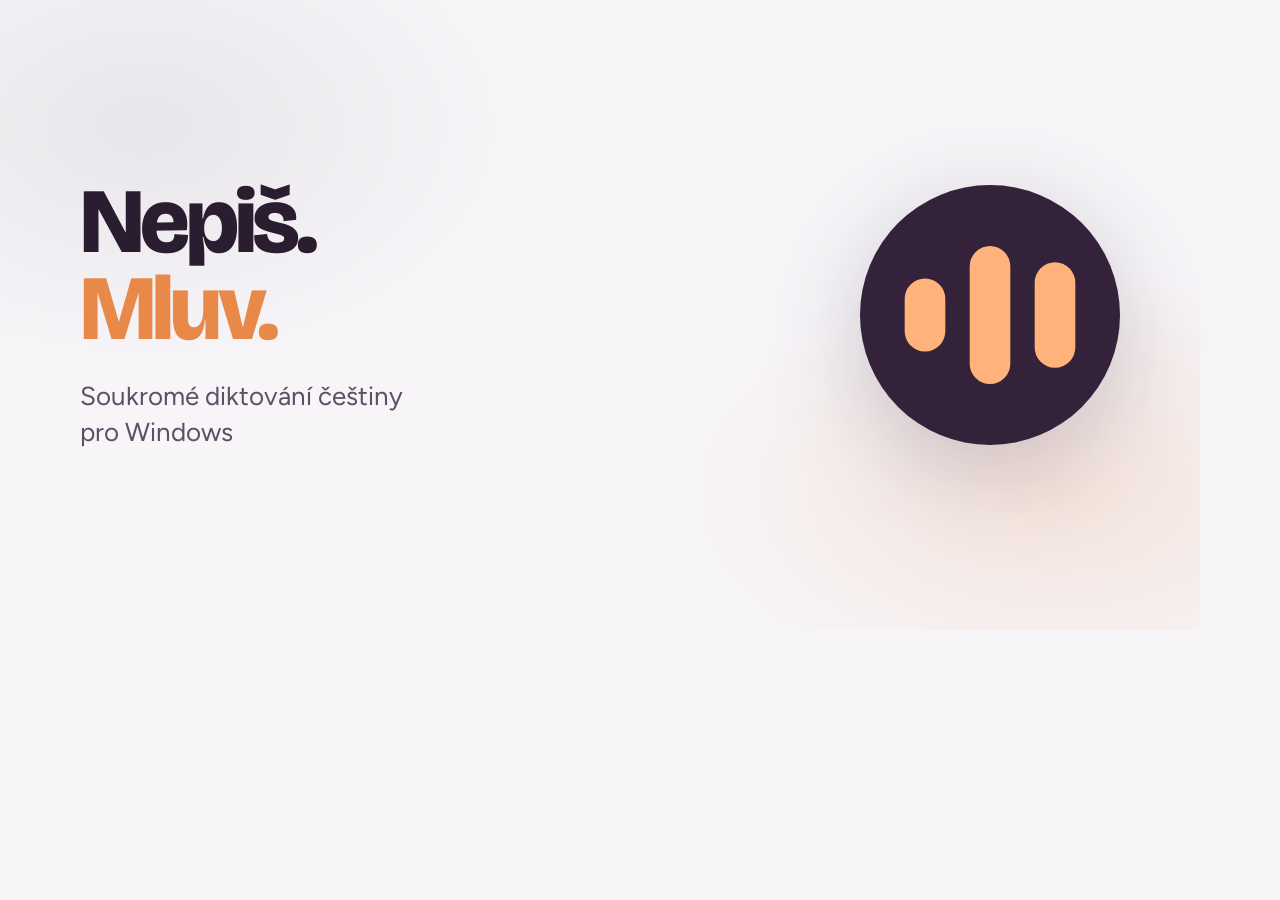
<file: tools/og.html>
<!doctype html><html lang="cs"><head><meta charset="utf-8">
<link href="https://fonts.googleapis.com/css2?family=Bricolage+Grotesque:opsz,wght@12..96,800&family=Figtree:wght@500&display=swap&subset=latin,latin-ext" rel="stylesheet">
<style>
*{margin:0;box-sizing:border-box}
body{width:1200px;height:630px;background:#F7F5F8;display:flex;align-items:center;gap:56px;padding:0 80px;font-family:Figtree,sans-serif;overflow:hidden;position:relative}
body::before{content:"";position:absolute;inset:0;background:radial-gradient(45% 55% at 12% 20%,rgba(51,34,58,.07),transparent 70%),radial-gradient(45% 50% at 88% 78%,rgba(232,137,74,.16),transparent 70%)}
.t{position:relative;flex:1}
h1{font-family:"Bricolage Grotesque",sans-serif;font-weight:800;font-size:92px;letter-spacing:-.045em;line-height:.94;color:#2A1D30}
h1 span{color:#E8894A}
p{margin-top:26px;font-size:26px;line-height:1.4;color:#5E4E66;max-width:19ch}
svg{position:relative;width:260px;height:260px;flex:none;filter:drop-shadow(0 24px 48px rgba(51,34,58,.22))}
</style></head><body>
<div class="t"><h1>Nepiš.<br><span>Mluv.</span></h1><p>Soukromé diktování češtiny pro Windows</p></div>
<svg viewBox="0 0 64 64"><circle cx="32" cy="32" r="32" fill="#33223A"/><g fill="#FFB37A"><rect x="11" y="23" width="10" height="18" rx="5"/><rect x="27" y="15" width="10" height="34" rx="5"/><rect x="43" y="19" width="10" height="26" rx="5"/></g></svg>
</body></html>
</file>
<file: docs/styles.css>
:root{
  color-scheme: light dark;
  --bg:#F7F5F8;            /* ojíněná švestka */
  --warm:#F4E7DB;          /* pečená meruňka */
  --dark:#241A2A;          /* hluboká švestka */
  --sunk:#EFEAF2;
  --surface:#FFFFFF;
  --ink:#2A1D30; --ink-2:#5E4E66; --ink-3:#6F6079;
  --on-dark:#F6EEF7; --on-dark-2:#C6B4CD;
  --plum:#33223A; --apricot:#B5521A; --apricot-2:#FFB37A; --focus:#B85F28;
  --on-apricot:#2A1D30;
  --line:rgba(51,34,58,.12);
  --line-dark:rgba(255,255,255,.12);
  --shadow-1:0 1px 2px rgba(51,34,58,.06), 0 2px 8px rgba(51,34,58,.06);
  --shadow-2:0 2px 4px rgba(51,34,58,.06), 0 12px 32px rgba(51,34,58,.12), 0 32px 64px rgba(51,34,58,.10);
  --ease:cubic-bezier(.4,0,.2,1);
  --spring:cubic-bezier(.34,1.56,.64,1);
  --gut:20px; --plate-r:40px;
  --font-d:"Bricolage Grotesque","Segoe UI",system-ui,sans-serif;
  --font-b:"Figtree","Segoe UI",system-ui,sans-serif;
}
@media (prefers-color-scheme: dark){
  :root{
    --bg:#1C1420; --warm:#2B2030; --dark:#120C16; --sunk:#241A2A; --surface:#261B2B;
    --ink:#F6EEF7; --ink-2:#CDBBD3; --ink-3:#A897AE;
    --plum:#F6EEF7; --apricot:#FFB37A; --focus:#FFB37A;
    --line:rgba(255,255,255,.10);
    --shadow-1:0 1px 2px rgba(0,0,0,.35), 0 2px 8px rgba(0,0,0,.30);
    --shadow-2:0 2px 4px rgba(0,0,0,.35), 0 12px 32px rgba(0,0,0,.45), 0 32px 64px rgba(0,0,0,.35);
  }
}
@media (min-width:860px){:root{--gut:32px;--plate-r:72px}}

*,*::before,*::after{box-sizing:border-box}
html{scroll-behavior:smooth;scroll-padding-top:88px}
body{margin:0;background:var(--dark);color:var(--ink);font-family:var(--font-b);font-size:17px;line-height:1.65;-webkit-font-smoothing:antialiased;overflow-x:hidden}
img,video{max-width:100%;height:auto;display:block}
h1,h2,h3{font-family:var(--font-d);font-weight:800;margin:0;letter-spacing:-.03em;line-height:1.0}
h1{font-size:clamp(46px,7vw,92px);letter-spacing:-.045em;line-height:.92}
h2{font-size:clamp(32px,4.8vw,68px)}
h3{font-size:20px;font-weight:700;letter-spacing:-.02em;line-height:1.3}
p,li,figcaption,dd{margin:0 0 16px;text-wrap:pretty}
li,figcaption,dd{margin-bottom:0}
a{color:inherit}
.wrap{max-width:1240px;margin:0 auto;padding:0 var(--gut)}
.sr-only{position:absolute;width:1px;height:1px;padding:0;margin:-1px;overflow:hidden;clip:rect(0 0 0 0);white-space:nowrap;border:0}
.hl{color:var(--apricot)}
.skip{position:absolute;left:-9999px;top:0;background:var(--surface);color:var(--ink);padding:12px 16px;z-index:100;border-radius:8px}
.skip:focus{left:16px;top:12px}
:focus-visible{outline:2px solid var(--focus);outline-offset:3px;border-radius:8px}

/* ---------- lišta ---------- */
.bar{position:fixed;top:12px;left:0;right:0;z-index:60;padding:0 var(--gut)}
.bar-in{max-width:1240px;margin:0 auto;height:56px;display:flex;align-items:center;gap:20px;padding:0 10px 0 16px;
  background:color-mix(in srgb,var(--surface) 88%,transparent);backdrop-filter:blur(14px);
  border:1px solid var(--line);border-radius:999px;box-shadow:var(--shadow-1);transition:box-shadow .3s var(--ease)}
.bar.stuck .bar-in{box-shadow:var(--shadow-2)}
.brand{display:flex;align-items:center;gap:9px;text-decoration:none;font-family:var(--font-d);font-weight:800;font-size:18px;letter-spacing:-.02em;color:var(--ink)}
.mark{width:26px;height:26px;flex:none}
.mark-bg{fill:#33223A}
@media (prefers-color-scheme: dark){.mark-bg{fill:#F6EEF7}.mark rect{fill:#33223A}}
.nav{display:flex;gap:2px;margin-left:auto}
.nav a{text-decoration:none;color:var(--ink-2);font-size:14.5px;font-weight:500;padding:8px 13px;border-radius:999px;transition:color .3s ease,background .2s ease}
.nav a:hover{color:var(--ink);background:var(--sunk)}
.bar-end{display:flex;align-items:center;gap:6px}
.icon-link{display:grid;place-items:center;width:36px;height:36px;border-radius:999px;color:var(--ink-2);transition:color .3s ease,background .2s ease}
.icon-link:hover{color:var(--ink);background:var(--sunk)}
.menu-btn{display:none}

.btn{display:inline-flex;align-items:center;justify-content:center;gap:8px;text-decoration:none;font-family:var(--font-b);font-weight:600;font-size:15px;padding:11px 20px;border-radius:999px;border:1px solid transparent;cursor:pointer;white-space:nowrap;transition:transform .12s var(--ease),background .2s ease,border-color .2s ease,color .2s ease}
.btn-sm{font-size:14px;padding:9px 16px}
.btn-lg{font-size:17px;padding:15px 28px}
.btn-prim{background:var(--apricot-2);color:var(--on-apricot)}
.btn-prim:hover{background:#F7A163}
.btn:active{transform:scale(.97)}
.btn-ghost{border-color:var(--line);color:var(--ink);background:transparent}
.btn-ghost:hover{border-color:var(--ink-3);background:var(--sunk)}
.link{color:inherit;text-decoration-color:var(--apricot);text-underline-offset:4px;text-decoration-thickness:2px}
.link:hover{color:var(--apricot)}

/* ---------- desky, které se posouvají přes sebe ---------- */
.hero{position:sticky;top:0;z-index:0;background:var(--bg);min-height:100dvh;display:grid;place-items:center;padding:120px 0 80px;overflow:hidden}
main>section:not(.hero){position:relative;z-index:1}
.sec{background:var(--bg);padding:96px 0}
.plate{padding:112px 0;border-radius:var(--plate-r) var(--plate-r) 0 0;margin-top:calc(var(--plate-r) * -1);padding-top:calc(96px + var(--plate-r))}
.plate.tight{padding-top:calc(56px + var(--plate-r));padding-bottom:64px}
.plate-dark{background:var(--dark);color:var(--on-dark)}
.plate-dark h2,.plate-dark h3{color:var(--on-dark)}
.plate-accent{background:var(--warm)}
.sec+.plate,.plate+.plate{box-shadow:0 -24px 48px rgba(36,26,42,.10)}
#presnost,#otazky,#instalace,#vyzkousej,#umi,#aplikace{border-radius:var(--plate-r) var(--plate-r) 0 0;margin-top:calc(var(--plate-r) * -1);padding-top:calc(96px + var(--plate-r))}
@media (max-width:860px){.sec{padding:56px 0}.plate{padding:56px 0;padding-top:calc(40px + var(--plate-r))}
  #presnost,#otazky,#instalace,#vyzkousej,#umi,#aplikace{padding-top:calc(40px + var(--plate-r));padding-bottom:56px}
  .plate.tight{padding-top:calc(40px + var(--plate-r));padding-bottom:56px}
  .final{padding:80px 0 calc(56px + var(--plate-r))}
  .keys{margin-top:48px}}

.sub{color:var(--ink-2);margin-top:16px;max-width:56ch;font-size:19px}
.plate-dark .sub{color:var(--on-dark-2)}
.note{font-size:14px;color:var(--ink-3);margin-top:32px;max-width:72ch}

/* ---------- hero ---------- */
.hero{display:flex;flex-direction:column;justify-content:center;padding:104px 0 calc(var(--plate-r) + 24px)}
.hero::before{content:"";position:absolute;inset:0;pointer-events:none;
  background:radial-gradient(45% 55% at 78% 42%, rgba(255,179,122,.22), transparent 70%),
             radial-gradient(40% 40% at 12% 20%, rgba(51,34,58,.08), transparent 70%)}
.hero-in{position:relative;z-index:2;width:100%}
.hero-copy{display:flex;flex-direction:column;align-items:center;text-align:center}
.lead{font-size:clamp(18px,1.6vw,22px);color:var(--ink-2);margin:22px 0 0;max-width:38ch;line-height:1.45}
.cta{display:flex;flex-wrap:wrap;justify-content:center;gap:12px;margin-top:30px}
.avail{font-size:14px;color:var(--ink-3);margin:14px 0 0}
.bars{display:flex;align-items:center;gap:3px;height:18px}
.bars i{display:block;width:3px;height:16px;border-radius:999px;background:var(--apricot-2);transform:scaleY(.35);transform-origin:center}
@keyframes wave{0%,100%{transform:scaleY(.3)}50%{transform:scaleY(1)}}

/* háčky: věta se nadiktuje holými písmeny a diakritika na ně spadne */
.hacky{position:relative;z-index:2;display:flex;flex-direction:column;align-items:center;text-align:center;margin-top:44px}
.hacky-pill{display:inline-flex;align-items:center;gap:10px;margin:0 0 14px;background:#33223A;color:#fff;padding:8px 16px;border-radius:999px;font-size:13.5px;font-weight:500;box-shadow:var(--shadow-1);transition:opacity .25s var(--ease)}
.hacky-pill.idle{opacity:.45}
.hacky-pill.idle .bars i{animation:none}
.hacky-pill .bars i{animation:wave 1s ease-in-out infinite}
.hacky-pill .bars i:nth-child(2){animation-delay:.15s}
.hacky-pill .bars i:nth-child(3){animation-delay:.3s}
.hacky-pill .bars i:nth-child(4){animation-delay:.1s}
.hacky-pill .bars i:nth-child(5){animation-delay:.25s}
.hacky-line{margin:0;min-height:1.25em;font-family:var(--font-d);font-weight:700;font-size:clamp(26px,3.6vw,48px);letter-spacing:-.025em;line-height:1.2;color:var(--ink);text-wrap:balance}
.hacky-line .w{display:inline-block;white-space:nowrap;animation:wordin .28s var(--ease) both}
@keyframes wordin{from{opacity:0;transform:translateY(10px)}}
.hacky-line .c{position:relative;display:inline-block;transition:color .3s var(--ease)}
.hacky-line .c.bare{color:var(--ink-3)}
.hacky-line .c.landed{color:var(--apricot)}
.hacky-line .mark{position:absolute;left:50%;top:-.42em;transform:translateX(-50%);color:var(--apricot);font-weight:800;pointer-events:none;animation:drop .5s cubic-bezier(.34,1.4,.64,1) both}
@keyframes drop{from{opacity:0;transform:translate(-50%,-1.4em) rotate(-25deg)}to{opacity:1;transform:translate(-50%,0)}}
@media (max-width:860px){.hacky-line{min-height:2.4em}}
.hacky-note{margin:12px 0 0;font-size:14px;color:var(--ink-3)}
.hero .ticker{width:100%;margin-top:44px;position:relative;z-index:2}
.hero .track span{border-color:var(--line);color:var(--ink-2);background:color-mix(in srgb,var(--surface) 60%,transparent)}

/* vstupní animace */
.rv{opacity:0;transform:translateY(24px)}
.loaded .rv{opacity:1;transform:none;transition:opacity .55s var(--ease),transform .55s var(--ease)}
.loaded .rv:nth-child(2){transition-delay:.06s}
.loaded .rv:nth-child(3){transition-delay:.12s}
.loaded .rv:nth-child(4){transition-delay:.18s}

/* ---------- pás aplikací ---------- */
.ticker{overflow:hidden;mask-image:linear-gradient(90deg,transparent,#000 10%,#000 90%,transparent)}
.track{display:flex;gap:16px;width:max-content;animation:roll 42s linear infinite}
.track span{flex:none;border:1px solid var(--line-dark);border-radius:999px;padding:11px 22px;font-size:15px;color:var(--on-dark);white-space:nowrap}
@keyframes roll{to{transform:translateX(-50%)}}
.ticker:hover .track{animation-play-state:paused}

/* ---------- přilepené scény ---------- */
.pin-outer{position:relative}
.pin-title{text-align:center;margin-bottom:40px}
.pin-note{text-align:center;color:var(--ink-3);font-size:14.5px;max-width:60ch;margin:28px auto 0;transition:opacity .4s var(--ease)}
.plate-dark .pin-note{color:var(--on-dark-2)}

/* závod rychlosti */
.race{display:grid;gap:20px;max-width:1040px;margin:0 auto}
@media (min-width:861px){.race{grid-template-columns:1fr 1.45fr;gap:24px}}
.card-slow{display:flex;flex-direction:column;background:var(--surface);border:1px solid var(--line);border-radius:24px;padding:28px;box-shadow:var(--shadow-1)}
.card-k{font-size:14px;color:var(--ink-3);margin:0 0 10px}
.card-v{font-family:var(--font-d);font-weight:800;font-size:48px;letter-spacing:-.03em;line-height:1;margin:0;color:var(--ink)}
.card-v span{display:block;font-family:var(--font-b);font-weight:500;font-size:14px;letter-spacing:0;color:var(--ink-3);margin-top:8px}
.slow-text{margin:24px 0 0;color:var(--ink);font-size:16px;line-height:1.5;min-height:4.5em}
.race-time{margin:auto 0 0;padding-top:16px;font-size:14px;font-weight:600;color:var(--ink-3);font-variant-numeric:tabular-nums}
.race-time.done{color:var(--apricot)}
.card-fast{position:relative;display:flex;flex-direction:column;min-height:300px;border-radius:24px;overflow:hidden;box-shadow:var(--shadow-2);background:#1a1016}
.card-fast video{position:absolute;inset:0;width:100%;height:100%;object-fit:cover;opacity:.5}
.card-fast-top{position:relative;padding:28px}
.card-fast .card-k{color:rgba(255,255,255,.75)}
.card-fast .card-v{color:#fff}
.card-fast .card-v span{color:var(--apricot-2)}
.race-time-fast{position:absolute;top:28px;right:28px;margin:0;padding:0;color:rgba(255,255,255,.75)}
.race-time-fast.done{color:var(--apricot-2)}
.race-text{position:relative;margin:auto 0 0;padding:0 28px 26px;color:#fff;font-size:17px;line-height:1.5;min-height:4.5em;text-shadow:0 1px 10px rgba(0,0,0,.55)}
.race-again{text-align:center;margin:24px 0 0}

/* soukromí */
.priv{position:relative;width:min(820px,100%);margin:0 auto;display:flex;flex-direction:column;align-items:center}
.cloud{display:inline-flex;align-items:center;gap:10px;color:var(--on-dark-2);font-size:15px;border:1px dashed var(--line-dark);border-radius:14px;padding:14px 22px;margin-bottom:44px;transition:opacity .3s var(--ease)}
.cloud svg{color:var(--on-dark-2)}
.cloud.off{opacity:.28}
.wall{position:relative;width:100%;height:2px;background:repeating-linear-gradient(90deg,var(--apricot-2) 0 10px,transparent 10px 20px);opacity:.85;border-radius:2px;transition:box-shadow .25s var(--ease);z-index:4}
/* krátký záblesk v okamžiku nárazu, ne dekorace */
.wall.hit{box-shadow:0 0 14px 1px rgba(255,179,122,.38)}
.wall-label{align-self:flex-end;margin:0 0 6px;font-size:12px;color:var(--on-dark-2)}
.flyer{position:absolute;left:50%;bottom:76px;transform:translateX(-50%);pointer-events:none;z-index:3;height:40px}
.fly-audio,.fly-text{position:absolute;left:50%;top:0;transform:translateX(-50%);display:inline-flex;align-items:center;gap:8px;white-space:nowrap;border-radius:999px;padding:10px 18px;font-size:14px;box-shadow:var(--shadow-2)}
.fly-audio{background:var(--apricot-2);color:#2A1D30;font-weight:600}
.fly-audio i{display:block;width:3px;height:13px;border-radius:999px;background:#2A1D30;opacity:.7}
.fly-audio i:nth-child(2){height:17px}
.fly-audio i:nth-child(3){height:9px}
.fly-audio i:nth-child(4){height:15px}
.fly-text{background:#F6EEF7;color:#2A1D30;opacity:0}
.pc-box{position:relative;width:100%;border:1px solid rgba(255,179,122,.35);border-top:0;border-radius:0 0 24px 24px;padding:22px 26px 26px;background:rgba(255,255,255,.05);min-height:230px;display:flex;flex-direction:column}
.pc-row{margin-top:auto}
.pc-label{color:var(--apricot-2);font-family:var(--font-d);font-weight:700;font-size:14px;margin:0 0 20px}
.pc-row{display:flex;flex-wrap:wrap;gap:12px}
.node{display:inline-flex;align-items:center;gap:10px;background:rgba(255,255,255,.07);border-radius:12px;padding:13px 16px;font-size:15px;color:var(--on-dark);transition:background .3s var(--ease),box-shadow .3s var(--ease)}
.node svg{color:var(--apricot-2);flex:none}
.node.lit{background:rgba(255,179,122,.18);box-shadow:inset 0 0 0 1px rgba(255,179,122,.45)}

/* ---------- demo diktátu ---------- */
.demo{display:flex;flex-direction:column;align-items:center;gap:0;margin-top:48px}
.mail{position:relative;width:min(620px,100%);background:var(--surface);border:1px solid var(--line);border-radius:20px;box-shadow:var(--shadow-2);padding:22px 24px 26px;font-size:15px}
.mail-top{font-family:var(--font-d);font-weight:700;font-size:15px;padding-bottom:12px;border-bottom:1px solid var(--line);margin-bottom:12px}
.mail-row{color:var(--ink-2);padding:3px 0;font-size:14px}
.mail-k{color:var(--ink-3);display:inline-block;min-width:74px}
.mail-body{margin-top:14px;padding-top:14px;border-top:1px solid var(--line);min-height:120px;line-height:1.6}
.caret{display:inline-block;width:2px;height:1.05em;background:var(--apricot);vertical-align:-3px;margin-left:1px;animation:blink 1.1s steps(2) infinite}
@keyframes blink{50%{opacity:0}}
.pill{position:absolute;left:50%;bottom:-21px;transform:translateX(-50%);display:flex;align-items:center;gap:12px;background:var(--plum);color:#fff;padding:10px 20px;border-radius:999px;box-shadow:var(--shadow-2);font-size:14px;font-variant-numeric:tabular-nums;z-index:3;white-space:nowrap}
@media (prefers-color-scheme: dark){.pill{background:#33223A}}
.pill .bars i{transition:transform .12s linear}
.key{margin-top:44px;width:230px;background:var(--surface);border:1px solid var(--line);border-bottom:3px solid var(--line);border-radius:12px;padding:13px 10px;cursor:pointer;font-family:var(--font-b);color:var(--ink);box-shadow:var(--shadow-1);display:grid;gap:2px;transition:transform .1s var(--ease),box-shadow .1s var(--ease),background .15s ease}
.key-main{font-weight:600;font-size:16px}
.key-sub{font-size:13px;color:var(--ink-3)}
.key.down{transform:translateY(3px);border-bottom-width:1px;box-shadow:none;background:var(--sunk)}

.keys{margin:72px 0 0;padding:32px 0 0;border-top:1px solid var(--line);display:grid;gap:14px}
@media (min-width:860px){.keys{grid-template-columns:1fr 1fr;gap:16px 56px}}
.keys>div{display:flex;gap:14px;align-items:baseline}
.keys dt{margin:0;flex:none}
.keys dd{margin:0;color:var(--ink-2);font-size:15px}
kbd{font-family:var(--font-b);font-size:13px;font-weight:600;background:var(--sunk);border:1px solid var(--line);border-radius:6px;padding:4px 9px;white-space:nowrap;color:var(--ink)}

/* ---------- vlastnosti ---------- */
.feat-grid{display:grid;gap:20px;margin-top:40px}
@media (min-width:980px){.feat-grid{grid-template-columns:repeat(3,1fr)}}
.feat-card{margin:0;display:flex;flex-direction:column;background:var(--surface);border:1px solid var(--line);border-radius:24px;box-shadow:var(--shadow-1);padding:28px}
.feat-card h3{margin:0 0 20px}
@keyframes cardin{from{opacity:0;transform:translateY(14px) scale(.985)}}
.fc-body{flex:1;display:flex;flex-direction:column;justify-content:flex-start;align-items:flex-start;gap:4px}
.fc-raw{color:var(--ink-3);font-size:16px;margin:0}
.fc-arrow{margin:10px 0;color:var(--apricot)}
.fc-out{font-size:18px;font-weight:500;color:var(--ink);margin:0;line-height:1.5}
.fc-bullets{padding-left:22px}
.fc-bullets li{margin-bottom:4px}
.feat-card figcaption{margin-top:22px;padding-top:18px;border-top:1px solid var(--line);color:var(--ink-2);font-size:15px}

.fix{position:relative;padding:52px 0 0}
.fix-line{margin:0 0 16px;font-size:18px;line-height:1.6}
.fix-word{border-radius:4px;padding:2px 3px;transition:background .25s var(--ease)}
.fix-word.sel{background:rgba(255,179,122,.4)}
.toast{position:absolute;top:0;left:0;white-space:nowrap;background:var(--plum);color:#fff;border-radius:999px;padding:9px 18px;font-size:14px;box-shadow:var(--shadow-2);animation:cardin .3s var(--spring)}
@media (prefers-color-scheme: dark){.toast{background:#33223A}}

/* ---------- zařízení ---------- */
.tabs{display:flex;gap:6px;margin:32px 0;overflow-x:auto;scrollbar-width:none;padding-bottom:2px}
.tabs::-webkit-scrollbar{display:none}
.tabs button{flex:none;background:transparent;border:1px solid var(--line);border-radius:999px;padding:9px 18px;font-family:var(--font-b);font-size:15px;font-weight:500;color:var(--ink-2);cursor:pointer;transition:background .2s ease,color .3s ease,border-color .2s ease}
.tabs button:hover{background:var(--sunk);color:var(--ink)}
.tabs button[aria-selected="true"]{background:var(--plum);border-color:var(--plum);color:var(--bg)}
@media (prefers-color-scheme: dark){.tabs button[aria-selected="true"]{background:#F6EEF7;border-color:#F6EEF7;color:#1C1420}}
.devices{position:relative;display:grid;place-items:center}
.devices .screen{overflow:hidden;background:#000}
.devices img{transition:opacity .25s var(--ease)}
.devices img.fading{opacity:0}
.monitor{display:none}
.laptop{margin:0;width:100%;max-width:720px}
.laptop .lid{position:relative;width:94%;margin:0 auto;background:#141018;border-radius:16px;padding:10px 10px 12px;box-shadow:var(--shadow-2)}
.laptop .screen{border-radius:7px;aspect-ratio:16/10}
.laptop .screen img{width:100%;height:100%;object-fit:cover;object-position:top left}
.laptop .cam{position:absolute;top:4px;left:50%;transform:translateX(-50%);width:5px;height:5px;border-radius:50%;background:#2e2a33}
.laptop .base{height:12px;margin:0 auto;width:100%;background:linear-gradient(180deg,#d9d4de,#b9b2be);border-radius:0 0 10px 10px;position:relative;box-shadow:var(--shadow-1)}
.laptop .base span{position:absolute;top:0;left:50%;transform:translateX(-50%);width:90px;height:5px;border-radius:0 0 6px 6px;background:rgba(0,0,0,.18)}
@media (prefers-color-scheme: dark){.laptop .base{background:linear-gradient(180deg,#4a434f,#332d38)}}
@media (min-width:980px){
  .devices{display:block;min-height:470px}
  .monitor{display:block;margin:0;position:absolute;right:0;top:0;width:57%;max-width:600px}
  .monitor .screen{background:#141018;border:10px solid #141018;border-radius:14px;aspect-ratio:16/10;box-shadow:var(--shadow-2)}
  .monitor .screen img{width:100%;height:100%;object-fit:cover;object-position:top left}
  .monitor .stand{width:60px;height:46px;margin:0 auto;background:linear-gradient(180deg,#d9d4de,#c2bbc7)}
  .monitor .foot{width:170px;height:9px;margin:0 auto;border-radius:6px;background:linear-gradient(180deg,#cfc8d3,#b3abb8)}
  .laptop{position:relative;z-index:2;margin:64px 0 0;width:55%;max-width:600px}
  .mode-switch{display:none!important}
}
@media (prefers-color-scheme: dark){
  .monitor .stand{background:linear-gradient(180deg,#4a434f,#3b343f)}
  .monitor .foot{background:linear-gradient(180deg,#453e49,#332d38)}
}
.mode-switch{display:flex;width:fit-content;gap:4px;margin:26px auto 0;padding:4px;background:var(--sunk);border-radius:999px;border:1px solid var(--line)}
.mode-switch button{background:transparent;border:0;border-radius:999px;padding:7px 18px;font-family:var(--font-b);font-size:14px;font-weight:500;color:var(--ink-2);cursor:pointer}
.mode-switch button[aria-pressed="true"]{background:var(--surface);color:var(--ink);box-shadow:var(--shadow-1)}
.caption{text-align:center;color:var(--ink-2);margin:26px auto 0;max-width:54ch;font-size:15px}

/* ---------- čísla ---------- */
.stats{display:grid;grid-template-columns:repeat(2,1fr);gap:36px 24px;margin-top:48px}
@media (min-width:860px){.stats{grid-template-columns:repeat(4,1fr);gap:36px}}
.stats strong{display:block;font-family:var(--font-d);font-weight:800;font-size:clamp(34px,4.4vw,52px);letter-spacing:-.03em;line-height:1;color:var(--ink)}
.stats span{display:block;margin-top:12px;font-size:15px;color:var(--ink-2);line-height:1.5}

/* ---------- darování ---------- */
.split{display:grid;gap:40px;align-items:center}
@media (min-width:980px){.split{grid-template-columns:1fr 1fr;gap:72px}}
.split-text p{color:var(--ink-2);max-width:48ch}
.split-text h2+p{margin-top:22px}
.tag{display:inline-block;background:var(--surface);color:var(--ink-2);border-radius:999px;padding:6px 15px;font-size:13px;font-weight:600;margin:0 0 18px}
.loop-wrap{border-radius:24px;overflow:hidden;box-shadow:var(--shadow-2);background:var(--sunk)}
.loop-wrap video{width:100%;aspect-ratio:16/9;object-fit:cover}

/* ---------- otázky ---------- */
.faq{margin-top:48px;border-top:1px solid var(--line)}
.faq details{border-bottom:1px solid var(--line)}
.faq summary{list-style:none;cursor:pointer;padding:24px 44px 24px 0;position:relative;font-family:var(--font-d);font-weight:700;font-size:clamp(18px,2vw,22px);letter-spacing:-.02em;transition:color .3s ease}
.faq summary::-webkit-details-marker{display:none}
.faq summary:hover{color:var(--apricot)}
.faq summary::after{content:"";position:absolute;right:8px;top:50%;width:11px;height:11px;border-right:2px solid var(--ink-3);border-bottom:2px solid var(--ink-3);transform:translateY(-70%) rotate(45deg);transition:transform .25s var(--ease)}
.faq details[open] summary::after{transform:translateY(-20%) rotate(-135deg)}
.faq p{color:var(--ink-2);margin:0 0 26px;max-width:72ch}

/* ---------- instalace ---------- */
.req{list-style:none;margin:32px 0 32px;padding:0;display:grid;gap:12px}
.req li{display:flex;align-items:flex-start;gap:12px;color:var(--ink-2);font-size:16px}
.fi{display:grid;place-items:center;flex:none}
.req .fi{width:22px;height:22px;margin-top:3px;color:var(--apricot)}
.cmd{display:flex;align-items:center;gap:14px;flex-wrap:wrap;background:var(--sunk);border:1px solid var(--line);border-radius:12px;padding:16px 18px;margin-bottom:8px}
.faq code{font-family:ui-monospace,"Cascadia Mono",Consolas,monospace;font-size:.88em;background:var(--sunk);border:1px solid var(--line);border-radius:6px;padding:3px 8px;white-space:nowrap;color:var(--ink)}
.cmd code{font-family:ui-monospace,"Cascadia Mono",Consolas,monospace;font-size:14px;line-height:1.6;word-break:break-all;flex:1;min-width:0;color:var(--ink)}
.copy-live{font-size:14px;color:var(--apricot);min-height:22px;margin:0 0 16px}

/* ---------- závěr ---------- */
.final{position:relative;isolation:isolate;padding:140px 0;border-radius:var(--plate-r) var(--plate-r) 0 0;margin-top:calc(var(--plate-r) * -1);overflow:hidden;background:#1a1016;color:#fff;text-align:center}
.final-bg{position:absolute;inset:0;width:100%;height:100%;object-fit:cover;opacity:.4;z-index:-2}
.final::after{content:"";position:absolute;inset:0;z-index:-1;background:linear-gradient(180deg,rgba(26,16,22,.55),rgba(26,16,22,.85))}
.final-in{display:flex;flex-direction:column;align-items:center}
.final h2{color:#fff}
.final p{color:rgba(255,255,255,.8);margin:24px 0 36px;max-width:48ch}

/* ---------- patička ---------- */
.foot-sec{background:var(--bg);border-radius:var(--plate-r) var(--plate-r) 0 0;margin-top:calc(var(--plate-r) * -1);padding:calc(64px + var(--plate-r)) 0 0;color:var(--ink-3);font-size:15px;position:relative;z-index:1}
.foot-cols{display:grid;gap:28px}
@media (min-width:860px){.foot-cols{grid-template-columns:1fr auto;gap:64px;align-items:start}}
.foot-sec p{margin:0 0 10px;max-width:64ch}
.foot-links{display:flex;flex-wrap:wrap;gap:20px}
.foot-links a{color:var(--ink-2);text-decoration-color:var(--line);text-underline-offset:3px}
.foot-links a:hover{color:var(--apricot)}
.wordmark{display:flex;align-items:center;justify-content:center;gap:clamp(12px,2vw,28px);margin-top:48px;padding-bottom:24px;font-family:var(--font-d);font-weight:800;font-size:clamp(72px,17vw,220px);letter-spacing:-.05em;line-height:1;color:var(--ink);opacity:.9}
.mark-big{width:clamp(56px,13vw,170px);height:clamp(56px,13vw,170px);flex:none}

/* ---------- mobil ---------- */
@media (max-width:860px){
  .bar-end{margin-left:auto}
  .nav{position:absolute;inset:64px 0 auto;flex-direction:column;gap:0;background:var(--surface);border:1px solid var(--line);border-radius:20px;box-shadow:var(--shadow-2);padding:8px 16px;margin:0;display:none}
  .nav.open{display:flex}
  .nav a{padding:13px 4px;font-size:16px;border-radius:0}
  .nav a+a{border-top:1px solid var(--line)}
  .menu-btn{display:inline-flex;align-items:center;background:transparent;border:1px solid var(--line);border-radius:999px;padding:8px 15px;font-family:var(--font-b);font-size:14px;font-weight:500;color:var(--ink);cursor:pointer}
  .bar-end .btn-prim{display:none}
  .flyer{position:static;height:auto;transform:none!important;margin:0 0 16px;text-align:center}
  .fly-audio,.fly-text{position:static;transform:none}
  .fly-audio{display:none}
  .hero{position:relative;min-height:auto;padding:104px 0 calc(var(--plate-r) + 24px)}
  .hero .ticker{margin-top:48px}
  .final{padding:96px 0}
}

@media (prefers-reduced-motion: reduce){
  html{scroll-behavior:auto}
  *,*::before,*::after{animation-duration:.001ms!important;animation-iteration-count:1!important;transition-duration:.001ms!important}
  .rv{opacity:1;transform:none}
  .track{animation:none}
}

#rychlost,#soukromi,#final{transform-origin:50% 0}
main>section:not(.hero),.foot-sec{box-shadow:0 -18px 40px rgba(18,12,22,.18)}
/* střídání tónů, ať je každý přechod mezi deskami vidět */
#umi,#instalace{background:var(--sunk)}

/* ---------- úvodní animace při načtení: vlna → logo → opona ---------- */
.intro{position:fixed;inset:0;z-index:200;display:grid;place-items:center;cursor:pointer}
.intro::before,.intro::after{content:"";position:absolute;left:0;right:0;height:50.5%;background:#33223A;transition:transform .85s cubic-bezier(.76,0,.24,1)}
.intro::before{top:0;background:radial-gradient(60% 90% at 50% 100%,rgba(255,179,122,.16),transparent 70%),#33223A}
.intro::after{bottom:0;background:radial-gradient(60% 90% at 50% 0%,rgba(255,179,122,.16),transparent 70%),#33223A}
.intro.out::before{transform:translateY(-100%)}
.intro.out::after{transform:translateY(100%)}
.intro-wave{position:absolute;left:0;right:0;top:50%;z-index:1;display:flex;justify-content:center;align-items:center;gap:6px;height:min(180px,22vh);transform:translateY(-50%);
  transition:transform .5s cubic-bezier(.7,0,.3,1),opacity .35s ease .15s}
.intro-wave i{flex:none;width:5px;height:100%;border-radius:999px;background:#FFB37A;transform:scaleY(.06);animation:iwave .55s ease-in-out infinite alternate}
@keyframes iwave{to{transform:scaleY(var(--h,.8))}}
.intro.gather .intro-wave{transform:translateY(-50%) scaleX(.03);opacity:0}
.intro-logo{position:relative;z-index:2;display:flex;align-items:center;gap:18px;opacity:0;transform:scale(.6);transition:opacity .25s ease,transform .7s cubic-bezier(.34,1.56,.64,1)}
.intro.gather .intro-logo{opacity:1;transform:none}
.intro-logo svg{width:104px;height:104px;flex:none;margin-right:-14px}
.intro-logo rect{transform-box:fill-box;transform-origin:center;animation:logowave .9s ease-in-out infinite}
@keyframes logowave{0%,100%{transform:scaleY(.6)}50%{transform:scaleY(1)}}
.intro-logo rect:nth-child(2){animation-delay:.15s}
.intro-logo rect:nth-child(3){animation-delay:.3s}
.intro-logo span{font-family:var(--font-d);font-weight:800;font-size:64px;letter-spacing:-.045em;line-height:1;color:#F6EEF7;clip-path:inset(0 100% 0 0);transition:clip-path .65s cubic-bezier(.76,0,.24,1) .3s}
.intro.gather .intro-logo span{clip-path:inset(-10% -5% -10% 0)}
.intro.out .intro-logo{opacity:0;transform:scale(1.25);transition:opacity .35s ease,transform .6s cubic-bezier(.7,0,.3,1)}
@media (max-width:860px){.intro-wave{gap:4px}.intro-wave i{width:4px}.intro-logo svg{width:74px;height:74px}.intro-logo span{font-size:44px}}
@media (prefers-reduced-motion: reduce){.intro{display:none}}
</file>
<file: mluvka/ui/app.css>
:root {
  color-scheme: light dark;
  --bg: #F7F5F8;
  --bg-side: #F1EEF3;
  --surface: #FFFFFF;
  --sunk: #F1EDF3;
  --ink: #2A1D30;
  --ink-2: #5E4E66;
  --ink-3: #756680;
  --line: rgba(51, 34, 58, 0.12);
  --plum: #33223A;
  --on-plum: #FFFFFF;
  --accent: #E8894A;
  --accent-soft: rgba(255, 179, 122, 0.22);
  --danger: #B3261E;
  --on-danger: #FFFFFF;
  --danger-hover: rgba(179, 38, 30, 0.08);
  --ok: #1F7A4D;
  --switch-off: rgba(117, 102, 128, 0.40);
  --knob-off: #FFFFFF;
  --knob-on: #FFFFFF;
  --shadow-subtle: 0 1px 2px rgba(0, 0, 0, 0.06);
  --font-body: "Segoe UI Variable Text", "Segoe UI", system-ui, sans-serif;
  --font-display: "Segoe UI Variable Display", "Segoe UI", sans-serif;
}

@media (prefers-color-scheme: dark) {
  :root {
    --bg: #1C1420;
    --bg-side: #18111C;
    --surface: #261B2B;
    --sunk: #140E17;
    --ink: #F6EEF7;
    --ink-2: #CDBBD3;
    --ink-3: #9C8AA3;
    --line: rgba(255, 255, 255, 0.08);
    --plum: #FFB37A;
    --on-plum: #2A1D30;
    --accent: #FFB37A;
    --accent-soft: rgba(255, 179, 122, 0.14);
    --danger: #FF9B9B;
    --on-danger: #2A1D30;
    --danger-hover: rgba(255, 155, 155, 0.12);
    --ok: #7FE0B0;
    --switch-off: rgba(156, 138, 163, 0.40);
    --knob-off: #F6EEF7;
    --knob-on: #2A1D30;
  }
}

*,
*::before,
*::after {
  box-sizing: border-box;
}

html,
body {
  margin: 0;
  padding: 0;
  height: 100%;
  background: var(--bg);
  color: var(--ink);
  font-family: var(--font-body);
  font-size: 14px;
  line-height: 1.5;
  -webkit-font-smoothing: antialiased;
}

[hidden] {
  display: none !important;
}

:focus-visible {
  outline: 2px solid var(--accent);
  outline-offset: 2px;
}

.shell {
  display: flex;
  height: 100vh;
  overflow: hidden;
}

/* Sidebar */
.sidebar {
  width: 232px;
  flex-shrink: 0;
  background: var(--bg-side);
  border-right: 1px solid var(--line);
  padding: 20px 12px 16px;
  display: flex;
  flex-direction: column;
  overflow-y: auto;
}

.brand {
  display: flex;
  align-items: center;
  gap: 10px;
  padding: 0 8px;
}

.brand-mark {
  flex-shrink: 0;
  display: block;
}

.brand-name {
  font-family: var(--font-display);
  font-size: 18px;
  font-weight: 600;
  line-height: 1.2;
  color: var(--ink);
}

.status-chip {
  margin: 14px 8px 18px;
  display: flex;
  align-items: center;
  gap: 8px;
  min-height: 32px;
  padding: 4px 10px;
  background: var(--surface);
  border: 1px solid var(--line);
  border-radius: 10px;
}

.status-dot {
  width: 8px;
  height: 8px;
  border-radius: 50%;
  flex-shrink: 0;
  background: var(--ink-3);
}

.status-chip.running .status-dot {
  background: var(--ok);
}

.status-text {
  font-size: 12px;
  font-weight: 500;
  color: var(--ink-2);
  flex: 1;
  min-width: 0;
  white-space: nowrap;
  overflow: hidden;
  text-overflow: ellipsis;
}

.nav {
  display: flex;
  flex-direction: column;
  gap: 2px;
}

.nav-item {
  position: relative;
  display: flex;
  align-items: center;
  gap: 10px;
  width: 100%;
  height: 36px;
  padding: 0 12px;
  border: none;
  border-radius: 8px;
  background: transparent;
  color: var(--ink-2);
  font-family: var(--font-body);
  font-size: 14px;
  font-weight: 500;
  text-align: left;
  cursor: pointer;
  transition: background-color 120ms ease-out, color 120ms ease-out;
}

.nav-item:hover {
  background: var(--sunk);
  color: var(--ink);
}

.nav-item.active {
  background: var(--accent-soft);
  color: var(--ink);
  font-weight: 600;
}

.nav-item.active::before {
  content: "";
  position: absolute;
  left: 0;
  top: 7px;
  bottom: 7px;
  width: 3px;
  border-radius: 2px;
  background: var(--accent);
}

.nav-item svg {
  flex-shrink: 0;
}

.sidebar-footer {
  margin-top: auto;
  padding: 16px 8px 0;
  font-size: 12px;
  color: var(--ink-3);
}

/* Main content */
.content {
  flex: 1;
  min-width: 0;
  overflow-y: auto;
  overflow-x: hidden;
  background: var(--bg);
}

.page-wrap {
  width: 100%;
  max-width: 840px;
  padding: 32px 40px 48px;
}

h1 {
  margin: 0;
  font-family: var(--font-display);
  font-size: 24px;
  font-weight: 600;
  line-height: 1.25;
  letter-spacing: -0.01em;
  color: var(--ink);
}

.page-help {
  margin: 4px 0 20px;
  font-size: 14px;
  color: var(--ink-2);
}

.section-gap {
  margin-top: 32px;
}

.section-title {
  margin: 0 0 12px;
  font-family: var(--font-display);
  font-size: 16px;
  font-weight: 600;
  line-height: 1.3;
  color: var(--ink);
}

/* Cards */
.card {
  background: var(--surface);
  border: 1px solid var(--line);
  border-radius: 12px;
  padding: 20px;
  box-shadow: var(--shadow-subtle);
}

.card-rows,
.card-list {
  padding: 0;
  overflow: hidden;
}

/* Hero */
.hero-top {
  display: flex;
  align-items: center;
  justify-content: space-between;
  gap: 16px;
}

.hero-title-group {
  display: flex;
  align-items: center;
  flex-wrap: wrap;
  gap: 12px;
}

.hero-headline {
  font-family: var(--font-display);
  font-size: 20px;
  font-weight: 600;
  line-height: 1.3;
  color: var(--ink);
}

.keycap {
  display: inline-flex;
  align-items: center;
  min-height: 28px;
  padding: 3px 10px;
  border-radius: 6px;
  border: 1px solid var(--line);
  background: var(--sunk);
  font-family: var(--font-body);
  font-size: 13px;
  font-weight: 600;
  color: var(--ink);
  box-shadow: inset 0 -1px 0 rgba(0, 0, 0, 0.14);
}

.hero-meter {
  flex-shrink: 0;
  fill: var(--accent);
}

.hero-hints {
  margin: 14px 0 0;
  padding: 0;
  list-style: none;
  display: flex;
  flex-wrap: wrap;
  gap: 8px 20px;
  font-size: 13px;
  color: var(--ink-2);
}

/* Stat tiles */
.stats-grid {
  display: grid;
  grid-template-columns: repeat(4, minmax(0, 1fr));
  gap: 12px;
}

@media (max-width: 899px) {
  .stats-grid {
    grid-template-columns: repeat(2, minmax(0, 1fr));
  }
}

.stat-tile {
  padding: 16px 18px;
}

.stat-value {
  font-family: var(--font-display);
  font-size: 28px;
  font-weight: 600;
  line-height: 1.15;
  font-variant-numeric: tabular-nums;
  color: var(--ink);
  white-space: nowrap;
}

.stat-unit {
  font-size: 13px;
  font-weight: 500;
  color: var(--ink-2);
}

.stat-label {
  margin-top: 6px;
  font-size: 12px;
  color: var(--ink-2);
}

/* Buttons */
.btn {
  display: inline-flex;
  align-items: center;
  justify-content: center;
  gap: 6px;
  height: 32px;
  padding: 0 14px;
  border-radius: 8px;
  border: 1px solid transparent;
  font-family: var(--font-body);
  font-size: 14px;
  font-weight: 500;
  line-height: 1;
  cursor: pointer;
  white-space: nowrap;
  flex-shrink: 0;
  transition: background-color 120ms ease-out, opacity 120ms ease-out, transform 80ms ease-out;
}

.btn:disabled {
  opacity: 0.45;
  cursor: not-allowed;
}

.btn-sm {
  position: relative;
  height: 26px;
  min-width: 52px;
  padding: 0 10px;
  font-size: 12px;
}

.btn-sm::after {
  content: "";
  position: absolute;
  inset: -3px 0;
}

.btn-primary {
  background: var(--plum);
  color: var(--on-plum);
}

.btn-primary:hover:not(:disabled) {
  opacity: 0.92;
}

.btn-primary:active:not(:disabled) {
  transform: scale(0.98);
}

.btn-secondary {
  background: transparent;
  border-color: var(--line);
  color: var(--ink);
}

.btn-secondary:hover:not(:disabled) {
  background: var(--sunk);
}

.btn-tertiary {
  background: transparent;
  color: var(--ink-2);
}

.btn-tertiary:hover:not(:disabled) {
  background: var(--sunk);
  color: var(--ink);
}

.btn-destructive {
  background: transparent;
  color: var(--danger);
}

.btn-destructive:hover:not(:disabled) {
  background: var(--danger-hover);
}

.btn-danger-fill {
  background: var(--danger);
  color: var(--on-danger);
}

.btn-danger-fill:hover:not(:disabled) {
  opacity: 0.92;
}

.icon-btn {
  display: inline-flex;
  align-items: center;
  justify-content: center;
  width: 32px;
  height: 32px;
  padding: 0;
  border: none;
  border-radius: 8px;
  background: transparent;
  color: var(--ink-2);
  cursor: pointer;
  flex-shrink: 0;
}

.icon-btn:hover {
  background: var(--sunk);
  color: var(--ink);
}

.icon-btn.danger:hover {
  background: var(--danger-hover);
  color: var(--danger);
}

.link-btn {
  display: inline-flex;
  align-items: center;
  min-height: 32px;
  padding: 0 4px;
  border: none;
  border-radius: 6px;
  background: transparent;
  color: var(--ink);
  font-family: var(--font-body);
  font-size: 13px;
  font-weight: 500;
  text-decoration: underline;
  text-decoration-color: var(--accent);
  text-underline-offset: 3px;
  cursor: pointer;
}

.link-btn:hover {
  background: var(--sunk);
}

/* Inputs & Selects */
.input,
.select,
.textarea {
  height: 34px;
  padding: 0 12px;
  border-radius: 8px;
  border: 1px solid transparent;
  background: var(--sunk);
  color: var(--ink);
  font-family: var(--font-body);
  font-size: 14px;
  transition: border-color 120ms ease-out;
}

.input:focus,
.select:focus,
.textarea:focus {
  border-color: var(--accent);
}

.input:focus:not(:focus-visible),
.select:focus:not(:focus-visible),
.textarea:focus:not(:focus-visible) {
  outline: none;
  box-shadow: 0 0 0 2px var(--accent-soft);
}

.input:focus-visible,
.select:focus-visible,
.textarea:focus-visible {
  outline: 2px solid var(--accent);
  outline-offset: 2px;
}

.input::placeholder,
.textarea::placeholder {
  color: var(--ink-3);
}

.textarea {
  height: auto;
  min-height: 76px;
  padding: 8px 12px;
  line-height: 1.5;
  resize: vertical;
  width: 100%;
}

.select {
  min-width: 156px;
  cursor: pointer;
}

.select-wide {
  min-width: 240px;
  max-width: 300px;
}

/* Switch */
.switch {
  position: relative;
  width: 36px;
  height: 20px;
  padding: 0;
  border: none;
  border-radius: 10px;
  background: var(--switch-off);
  cursor: pointer;
  flex-shrink: 0;
  transition: background-color 160ms cubic-bezier(0.23, 1, 0.32, 1);
}

.switch::after {
  content: "";
  position: absolute;
  inset: -6px -2px;
}

.switch-knob {
  display: block;
  width: 16px;
  height: 16px;
  border-radius: 50%;
  background: var(--knob-off);
  transform: translateX(2px);
  transition: transform 160ms cubic-bezier(0.23, 1, 0.32, 1), background-color 160ms cubic-bezier(0.23, 1, 0.32, 1);
}

.switch[aria-checked="true"] {
  background: var(--plum);
}

.switch[aria-checked="true"] .switch-knob {
  background: var(--knob-on);
  transform: translateX(18px);
}

/* Setting & Privacy rows */
.setting-row,
.privacy-row {
  display: flex;
  align-items: center;
  justify-content: space-between;
  gap: 20px;
  min-height: 56px;
  padding: 14px 20px;
  border-bottom: 1px solid var(--line);
}

.setting-row:last-child,
.privacy-row:last-child {
  border-bottom: none;
}

.single-row {
  padding: 0;
  min-height: 36px;
}

.setting-row-stack {
  flex-direction: column;
  align-items: stretch;
  gap: 8px;
}

.setting-row-top {
  display: flex;
  align-items: center;
  justify-content: space-between;
  gap: 20px;
}

.row-control-grow {
  flex: 1;
  max-width: 340px;
  min-width: 200px;
}

.row-control-grow .input {
  width: 100%;
}

.row-info {
  flex: 1;
  min-width: 0;
}

.row-label {
  display: block;
  font-size: 14px;
  font-weight: 500;
  color: var(--ink);
}

.row-desc {
  margin-top: 2px;
  font-size: 12px;
  color: var(--ink-2);
}

.privacy-row {
  justify-content: flex-start;
  gap: 14px;
}

.privacy-icon {
  flex-shrink: 0;
  color: var(--ink-2);
}

.card-divider-row {
  margin-top: 16px;
  padding-top: 16px;
  border-top: 1px solid var(--line);
  display: flex;
  align-items: center;
  justify-content: space-between;
  gap: 20px;
}

/* Toolbars, forms, inline messages */
.toolbar {
  display: flex;
  align-items: center;
  gap: 12px;
  margin-bottom: 16px;
}

.search-input {
  flex: 1;
  min-width: 0;
}

.inline-form {
  display: flex;
  align-items: center;
  gap: 8px;
  flex-wrap: wrap;
}

.inline-form .input {
  flex: 1;
  min-width: 180px;
}

.field-block {
  display: flex;
  flex-direction: column;
  gap: 10px;
}

.field-header {
  display: flex;
  align-items: center;
  justify-content: space-between;
  gap: 12px;
}

.key-status {
  font-size: 12px;
  color: var(--ink-2);
}

.key-status.ok {
  color: var(--ok);
}

.inline-result {
  font-size: 12px;
  min-height: 0;
}

.inline-result:empty {
  display: none;
}

.inline-result.ok {
  color: var(--ok);
}

.inline-result.error {
  color: var(--danger);
}

.hint-line {
  font-size: 13px;
  color: var(--ink-2);
}

.info-box {
  background: var(--sunk);
  border: 1px solid var(--line);
  border-radius: 12px;
  padding: 14px 16px;
  font-size: 13px;
  color: var(--ink-2);
}

.netguard-line {
  margin: 16px 0 0;
  font-size: 12px;
  color: var(--ink-2);
}

.privacy-actions {
  margin-top: 16px;
  display: flex;
  align-items: center;
  gap: 12px;
}

/* History */
.history-group {
  margin-bottom: 20px;
}

.history-group:last-child {
  margin-bottom: 0;
}

.history-day-title {
  margin: 0 0 8px;
  font-size: 12px;
  font-weight: 600;
  color: var(--ink-2);
}

.history-row {
  display: flex;
  flex-direction: column;
  gap: 8px;
  padding: 12px 16px;
  border-bottom: 1px solid var(--line);
}

.history-row-head {
  display: flex;
  align-items: flex-start;
  justify-content: space-between;
  gap: 12px;
  width: 100%;
}

.history-row:last-child {
  border-bottom: none;
}

.history-toggle {
  flex: 1;
  min-width: 0;
  padding: 2px 4px;
  border: none;
  border-radius: 6px;
  background: transparent;
  color: inherit;
  font: inherit;
  text-align: left;
  cursor: pointer;
}

.history-meta {
  display: flex;
  align-items: center;
  gap: 8px;
  margin-bottom: 4px;
}

.history-time {
  font-size: 12px;
  font-variant-numeric: tabular-nums;
  color: var(--ink-3);
}

.app-chip {
  display: inline-flex;
  align-items: center;
  padding: 1px 8px;
  border-radius: 10px;
  background: var(--sunk);
  font-size: 12px;
  color: var(--ink-2);
  max-width: 220px;
  white-space: nowrap;
  overflow: hidden;
  text-overflow: ellipsis;
}

.history-text {
  font-size: 14px;
  line-height: 1.5;
  color: var(--ink);
  word-break: break-word;
  white-space: pre-wrap;
  display: -webkit-box;
  -webkit-line-clamp: 2;
  -webkit-box-orient: vertical;
  overflow: hidden;
}

.history-row.expanded .history-text {
  display: block;
  -webkit-line-clamp: unset;
}

.history-actions {
  display: flex;
  align-items: center;
  gap: 2px;
  opacity: 0;
  transition: opacity 120ms ease-out;
}

.history-row:hover .history-actions,
.history-row:focus-within .history-actions {
  opacity: 1;
}

.load-more-wrap {
  margin-top: 16px;
  display: flex;
  justify-content: center;
}

/* Dictionary chips & pairs */
.chip-list {
  display: flex;
  flex-wrap: wrap;
  gap: 8px;
  margin-bottom: 12px;
}

.chip-list:empty {
  display: none;
}

.chip {
  display: inline-flex;
  align-items: center;
  gap: 6px;
  height: 28px;
  padding: 0 6px 0 12px;
  border-radius: 14px;
  background: var(--sunk);
  font-size: 13px;
  color: var(--ink);
}

.chip-remove {
  position: relative;
  display: inline-flex;
  align-items: center;
  justify-content: center;
  width: 20px;
  height: 20px;
  padding: 0;
  border: none;
  border-radius: 50%;
  background: transparent;
  color: var(--ink-2);
  cursor: pointer;
}

.chip-remove::after {
  content: "";
  position: absolute;
  inset: -6px;
}

.chip-remove:hover {
  background: var(--line);
  color: var(--ink);
}

.pair-head {
  display: grid;
  grid-template-columns: 1fr 1fr 32px;
  gap: 10px;
  margin-bottom: 8px;
  font-size: 12px;
  font-weight: 500;
  color: var(--ink-2);
}

.pair-row {
  display: grid;
  grid-template-columns: 1fr 1fr 32px;
  gap: 10px;
  align-items: center;
  margin-bottom: 8px;
}

.pair-row .input {
  width: 100%;
  min-width: 0;
}

.card-footer-actions {
  margin-top: 12px;
}

/* Snippets */
.snippets-stack {
  display: flex;
  flex-direction: column;
  gap: 12px;
}

.snippet-card {
  display: flex;
  flex-direction: column;
  gap: 10px;
}

.snippet-head {
  display: flex;
  align-items: center;
  gap: 10px;
}

.snippet-trigger-wrap {
  flex: 1;
  min-width: 0;
  display: flex;
  flex-direction: column;
  gap: 4px;
}

.snippet-field-label {
  font-size: 12px;
  font-weight: 500;
  color: var(--ink-2);
}

.snippet-trigger-wrap .input {
  width: 100%;
}

/* Empty states */
.empty-state {
  padding: 20px;
  font-size: 14px;
  color: var(--ink-2);
}

.empty-state.flush {
  padding: 0;
}

.empty-state-plain {
  padding: 0;
  font-size: 14px;
  color: var(--ink-2);
}

/* Confirm dialog */
.confirm-dialog {
  width: 400px;
  max-width: calc(100vw - 32px);
  padding: 0;
  border: 1px solid var(--line);
  border-radius: 12px;
  background: var(--surface);
  color: var(--ink);
  box-shadow: var(--shadow-subtle);
}

.confirm-dialog::backdrop {
  background: rgba(20, 14, 23, 0.48);
}

.dialog-body {
  padding: 20px;
}

.dialog-title {
  margin: 0;
  font-family: var(--font-display);
  font-size: 16px;
  font-weight: 600;
  color: var(--ink);
}

.dialog-text {
  margin: 8px 0 0;
  font-size: 14px;
  color: var(--ink-2);
}

.dialog-actions {
  margin-top: 20px;
  display: flex;
  justify-content: flex-end;
  gap: 8px;
}

/* Snackbar */
.snackbar {
  position: fixed;
  right: 24px;
  bottom: 24px;
  z-index: 50;
  background: var(--ink);
  color: var(--bg);
  border-radius: 8px;
  padding: 10px 14px;
  font-size: 13px;
  max-width: 360px;
  box-shadow: var(--shadow-subtle);
  opacity: 0;
  transform: translateY(8px);
  pointer-events: none;
  transition: opacity 140ms ease-out, transform 140ms ease-out;
}

.snackbar.visible {
  opacity: 1;
  transform: translateY(0);
  transition: opacity 180ms cubic-bezier(0.23, 1, 0.32, 1), transform 180ms cubic-bezier(0.23, 1, 0.32, 1);
}

.snackbar.error {
  border-left: 3px solid var(--danger);
}

@media (prefers-reduced-motion: reduce) {
  *,
  *::before,
  *::after {
    transition-duration: 0ms !important;
    animation-duration: 0ms !important;
  }
}

/* Config invalid bar */
.config-warning-bar {
  margin-bottom: 20px;
  padding: 10px 14px;
  border-radius: 10px;
  border: 1px solid var(--danger);
  border-left-width: 3px;
  background: var(--surface);
  color: var(--danger);
  font-size: 13px;
  font-weight: 500;
}

.card-desc {
  margin: 0;
  font-size: 14px;
  color: var(--ink-2);
}

.inline-actions {
  display: flex;
  align-items: center;
  gap: 10px;
  flex-wrap: wrap;
}

/* Historie editing + suggestion */
.opraveno-chip {
  display: inline-flex;
  align-items: center;
  padding: 1px 8px;
  border-radius: 10px;
  background: var(--sunk);
  font-size: 12px;
  color: var(--ink-2);
}

.history-edit-box {
  display: flex;
  flex-direction: column;
  gap: 8px;
  width: 100%;
}

.history-edit-actions {
  display: flex;
  align-items: center;
  gap: 8px;
}

.btn-edit-sm {
  height: 28px;
  padding: 0 12px;
  font-size: 13px;
}

.history-suggestion {
  display: flex;
  align-items: center;
  justify-content: space-between;
  gap: 10px;
  flex-wrap: wrap;
  padding: 8px 12px;
  border-radius: 8px;
  background: var(--sunk);
  font-size: 13px;
  color: var(--ink-2);
}

.history-suggestion-actions {
  display: flex;
  align-items: center;
  gap: 6px;
}

/* Dictionary AI import preview & Paměť chyb */
.import-preview {
  display: flex;
  flex-direction: column;
  gap: 12px;
  padding-top: 12px;
  border-top: 1px solid var(--line);
}

.import-pairs-list {
  display: flex;
  flex-direction: column;
  gap: 6px;
}

.import-pairs-list:empty {
  display: none;
}

.import-pair-item,
.pamet-row {
  display: flex;
  align-items: center;
  justify-content: space-between;
  gap: 12px;
  padding: 8px 12px;
  border-radius: 8px;
  background: var(--sunk);
}

.pamet-list-stack {
  display: flex;
  flex-direction: column;
  gap: 8px;
}

.pamet-pair-text {
  font-size: 13px;
  color: var(--ink);
  min-width: 0;
  word-break: break-word;
}

.pamet-meta {
  display: flex;
  align-items: center;
  gap: 10px;
  flex-shrink: 0;
}

.pamet-count {
  font-size: 12px;
  font-variant-numeric: tabular-nums;
  color: var(--ink-2);
}

.pamet-date {
  font-size: 12px;
  color: var(--ink-3);
}

.pamet-in-dict {
  font-size: 12px;
  color: var(--ok);
}

/* Trénink */
.trenink-progress-head {
  display: flex;
  align-items: center;
  justify-content: space-between;
  gap: 12px;
}

.progress-track {
  width: 100%;
  height: 4px;
  border-radius: 2px;
  background: var(--sunk);
  overflow: hidden;
}

.progress-fill {
  height: 100%;
  width: 0%;
  border-radius: 2px;
  background: var(--accent);
}

.trenink-sentence {
  font-family: var(--font-display);
  font-size: 20px;
  font-weight: 500;
  line-height: 1.4;
  color: var(--ink);
  max-width: 620px;
  min-height: 56px;
}

.trenink-controls {
  display: flex;
  align-items: center;
  gap: 10px;
  flex-wrap: wrap;
}

.trenink-live-box {
  display: inline-flex;
  align-items: center;
  gap: 10px;
}

.trenink-meter {
  display: block;
  flex-shrink: 0;
  fill: var(--accent);
}

.trenink-timer {
  font-size: 13px;
  font-variant-numeric: tabular-nums;
  color: var(--ink-2);
}

.trenink-wer-box {
  display: flex;
  flex-direction: column;
  gap: 14px;
  padding-top: 8px;
}

.trenink-wer-head {
  display: flex;
  align-items: baseline;
  gap: 12px;
  flex-wrap: wrap;
}

.subsection-title {
  margin: 0 0 8px;
  font-size: 14px;
  font-weight: 600;
  color: var(--ink);
}

.trenink-worst-list {
  display: flex;
  flex-direction: column;
  gap: 10px;
}

.worst-row {
  padding: 10px 12px;
  border-radius: 8px;
  background: var(--sunk);
  display: flex;
  flex-direction: column;
  gap: 4px;
  font-size: 13px;
}

.worst-ref {
  color: var(--ink);
}

.worst-hyp {
  color: var(--ink-2);
}

.diff-err {
  text-decoration: underline;
  text-decoration-color: var(--danger);
  text-decoration-thickness: 2px;
  text-underline-offset: 3px;
}

.dar-result-row {
  display: flex;
  align-items: center;
  gap: 10px;
  flex-wrap: wrap;
}

.dar-dialog {
  width: 480px;
}

.dar-consent-box {
  margin-top: 10px;
  padding: 12px;
  border-radius: 8px;
  background: var(--sunk);
  display: flex;
  flex-direction: column;
  gap: 6px;
}

.dar-consent-box .dialog-text {
  margin: 0;
  font-size: 13px;
}

.dar-checks {
  margin-top: 14px;
  display: flex;
  flex-direction: column;
  gap: 10px;
}

.dar-check-label {
  display: flex;
  align-items: flex-start;
  gap: 8px;
  font-size: 13px;
  color: var(--ink);
  cursor: pointer;
}

.dar-check-label input {
  margin-top: 3px;
  accent-color: var(--plum);
}

.dar-check-optional {
  padding-top: 8px;
  border-top: 1px solid var(--line);
  color: var(--ink-2);
}

.model-radio-group {
  display: flex;
  flex-direction: column;
  gap: 6px;
}

.model-radio-option {
  display: flex;
  align-items: flex-start;
  gap: 10px;
  min-height: 40px;
  padding: 9px 12px;
  border-radius: 8px;
  border: 1px solid var(--line);
  background: transparent;
  cursor: pointer;
  transition: background-color 120ms ease-out, border-color 120ms ease-out;
}

.model-radio-option:hover {
  background: var(--sunk);
}

.model-radio-option.is-selected {
  background: var(--sunk);
  border-color: var(--plum);
}

.model-radio-input {
  margin: 3px 0 0;
  width: 15px;
  height: 15px;
  flex-shrink: 0;
  accent-color: var(--plum);
  cursor: pointer;
}

.model-radio-body {
  display: flex;
  flex-direction: column;
  gap: 2px;
  min-width: 0;
}

.model-radio-name {
  font-size: 14px;
  font-weight: 500;
  color: var(--ink);
  word-break: break-word;
}

.model-radio-wer {
  font-size: 13px;
  color: var(--ink-2);
  font-variant-numeric: tabular-nums;
}

/* Doladění */
.sr-only {
  position: absolute;
  width: 1px;
  height: 1px;
  padding: 0;
  margin: -1px;
  overflow: hidden;
  clip: rect(0, 0, 0, 0);
  white-space: nowrap;
  border: 0;
}

.card-doladeni .btn {
  min-height: 36px;
  height: auto;
  padding-top: 6px;
  padding-bottom: 6px;
}

.doladeni-state {
  display: flex;
  flex-direction: column;
  gap: 12px;
}

.doladeni-status-text {
  margin: 0;
  font-size: 14px;
  color: var(--ink);
}

.doladeni-phase-head {
  display: flex;
  align-items: center;
  justify-content: space-between;
  gap: 12px;
}

.doladeni-phase-label {
  font-size: 14px;
  font-weight: 600;
  color: var(--ink);
}

.doladeni-progress-meta {
  display: flex;
  flex-wrap: wrap;
  align-items: baseline;
  justify-content: space-between;
  gap: 8px 16px;
}

.doladeni-progress-text,
.card-doladeni .hint-line {
  font-size: 14px;
  font-variant-numeric: tabular-nums;
}

.doladeni-progress-text {
  color: var(--ink);
}

@keyframes doladeni-indeterminate {
  0% {
    transform: translateX(-100%);
  }
  100% {
    transform: translateX(350%);
  }
}

.progress-track.is-indeterminate .progress-fill {
  width: 30%;
  animation: doladeni-indeterminate 1.4s ease-in-out infinite;
  will-change: transform;
}

@media (prefers-reduced-motion: reduce) {
  .progress-track.is-indeterminate .progress-fill {
    width: 30%;
    transform: none !important;
    animation: none !important;
  }
}

.doladeni-details summary {
  display: inline-flex;
  align-items: center;
  min-height: 32px;
  font-size: 13px;
  font-weight: 500;
  color: var(--ink-2);
  cursor: pointer;
  border-radius: 6px;
}

.doladeni-details summary:hover {
  color: var(--ink);
}

.doladeni-log {
  margin: 8px 0 0;
  padding: 10px 12px;
  border-radius: 8px;
  border: 1px solid var(--line);
  background: var(--sunk);
  color: var(--ink-2);
  font-family: ui-monospace, "Cascadia Mono", Consolas, monospace;
  font-size: 12px;
  line-height: 1.45;
  max-height: 160px;
  overflow-y: auto;
  white-space: pre-wrap;
  word-break: break-word;
}

.doladeni-table-wrap {
  width: 100%;
  overflow-x: auto;
}

.doladeni-table {
  width: 100%;
  border-collapse: collapse;
  font-size: 14px;
  font-variant-numeric: tabular-nums;
}

.doladeni-table th,
.doladeni-table td {
  padding: 8px 10px;
  border-bottom: 1px solid var(--line);
  text-align: right;
}

.doladeni-table th:first-child,
.doladeni-table td:first-child {
  padding-left: 0;
  text-align: left;
}

.doladeni-table th:last-child,
.doladeni-table td:last-child {
  padding-right: 0;
}

.doladeni-table thead th {
  font-size: 12px;
  font-weight: 600;
  color: var(--ink-2);
}

.doladeni-table tbody th {
  font-weight: 500;
  color: var(--ink);
}

.doladeni-table tbody td {
  color: var(--ink);
  font-weight: 600;
}

.doladeni-table tbody tr:last-child th,
.doladeni-table tbody tr:last-child td {
  border-bottom: none;
}

.card-doladeni .inline-result.ok,
.doladeni-error-text {
  font-size: 14px;
  font-weight: 500;
}

.doladeni-verdict {
  margin: 0;
  font-size: 14px;
  font-weight: 500;
  color: var(--ink);
}

/* Diktaty k doladeni */
.diktaty-section-head {
  display: flex;
  flex-wrap: wrap;
  align-items: baseline;
  justify-content: space-between;
  gap: 8px 16px;
  margin-bottom: 12px;
}

.diktaty-section-head .section-title {
  margin-bottom: 0;
}

.diktaty-counts {
  font-size: 13px;
  color: var(--ink-2);
  font-variant-numeric: tabular-nums;
}

.card-diktaty {
  padding: 0;
}

.diktaty-list {
  display: flex;
  flex-direction: column;
}

.diktat-item {
  border-bottom: 1px solid var(--line);
}

.diktat-item:last-child {
  border-bottom: none;
}

.diktat-row {
  display: flex;
  align-items: center;
  gap: 12px;
  padding: 12px 20px;
}

.diktat-toggle {
  flex: 1 1 auto;
  min-width: 0;
  display: flex;
  flex-direction: column;
  align-items: flex-start;
  gap: 6px;
  padding: 6px 8px;
  margin: -6px -8px;
  border: none;
  border-radius: 8px;
  background: transparent;
  color: var(--ink);
  font: inherit;
  text-align: left;
  cursor: pointer;
}

.diktat-toggle:hover {
  background: var(--sunk);
}

.diktat-toggle:focus-visible {
  outline: 2px solid var(--accent);
  outline-offset: 2px;
}

.diktat-top {
  display: flex;
  flex-wrap: wrap;
  align-items: center;
  gap: 8px;
}

.diktat-meta {
  font-size: 12px;
  color: var(--ink-2);
  font-variant-numeric: tabular-nums;
}

.diktat-chip {
  display: inline-flex;
  align-items: center;
  height: 22px;
  padding: 0 9px;
  border-radius: 999px;
  border: 1px solid var(--line);
  background: var(--sunk);
  font-size: 12px;
  font-weight: 500;
  color: var(--ink-2);
}

.diktat-chip.is-verified {
  color: var(--ok);
  font-weight: 600;
}

.diktat-preview {
  width: 100%;
  font-size: 14px;
  line-height: 1.45;
  color: var(--ink);
  display: -webkit-box;
  -webkit-line-clamp: 2;
  -webkit-box-orient: vertical;
  overflow: hidden;
  word-break: break-word;
}

.diktat-play-btn {
  flex-shrink: 0;
}

.diktat-editor {
  padding: 4px 20px 18px;
  display: flex;
  flex-direction: column;
  gap: 10px;
  border-top: 1px solid var(--line);
  background: var(--sunk);
}

.diktat-help {
  margin-top: 10px;
  font-size: 12px;
  line-height: 1.45;
  color: var(--ink-2);
}

.diktat-textarea {
  min-height: 84px;
  resize: vertical;
  background: var(--surface);
}

.diktat-raw-box {
  display: flex;
  flex-wrap: wrap;
  align-items: baseline;
  justify-content: space-between;
  gap: 6px 12px;
  font-size: 12px;
  line-height: 1.45;
  color: var(--ink-2);
}

.diktat-raw-text {
  word-break: break-word;
}

.diktat-editor-actions {
  display: flex;
  flex-wrap: wrap;
  align-items: center;
  gap: 10px;
}

.diktaty-more-wrap {
  padding: 12px 20px 16px;
  border-top: 1px solid var(--line);
}

@media (max-width: 640px) {
  .shell {
    flex-direction: column;
    height: auto;
    min-height: 100vh;
    overflow: visible;
  }

  .sidebar {
    width: 100%;
    border-right: none;
    border-bottom: 1px solid var(--line);
    padding: 12px 16px;
  }

  .status-chip {
    margin: 10px 0 12px;
  }

  .nav {
    flex-direction: row;
    flex-wrap: wrap;
    gap: 4px;
  }

  .nav-item {
    width: auto;
    padding: 0 10px;
  }

  .side-foot {
    display: none;
  }

  .content {
    overflow: visible;
  }

  .page-wrap {
    padding: 20px 16px 36px;
  }

  .diktat-row {
    flex-wrap: wrap;
    padding: 12px 16px;
  }

  .diktat-editor {
    padding: 4px 16px 16px;
  }
}
</file>
<file: mluvka/ui/model.css>
/* Stránka Model — známka, rychlost (9-čárkový měřič), doporučení, porovnání, technické údaje */

.mdl-hero {
  display: flex;
  gap: 24px;
  align-items: flex-start;
  padding: 24px;
}

.mdl-grade-wrap {
  display: flex;
  flex-direction: column;
  align-items: center;
  gap: 8px;
  flex: none;
}

.mdl-grade {
  display: grid;
  place-items: center;
  width: 88px;
  height: 88px;
  border-radius: 16px;
  background: var(--accent-soft);
  color: var(--ink);
  font-family: var(--font-display);
  font-size: 44px;
  font-weight: 600;
  letter-spacing: -0.02em;
  font-variant-numeric: tabular-nums;
  line-height: 1;
}

.mdl-grade.is-bad {
  background: var(--danger-hover);
  color: var(--danger);
}

.mdl-grade.is-none {
  background: var(--sunk);
  color: var(--ink-3);
}

.mdl-grade-sm {
  width: 32px;
  height: 32px;
  border-radius: 8px;
  font-size: 16px;
  letter-spacing: 0;
}

.mdl-caption {
  font-size: 12px;
  color: var(--ink-3);
}

.mdl-hero-body > .btn {
  align-self: flex-start;
}

.mdl-hero-body {
  display: flex;
  flex-direction: column;
  gap: 8px;
  min-width: 0;
}

.mdl-setup-name {
  margin: 0;
  font-family: var(--font-display);
  font-size: 22px;
  font-weight: 600;
  line-height: 1.25;
  letter-spacing: -0.01em;
  color: var(--ink);
  text-wrap: balance;
}

.mdl-speed {
  display: inline-flex;
  align-items: center;
  gap: 10px;
  font-size: 16px;
  font-weight: 600;
  color: var(--ink);
}

.mdl-speed-sm {
  gap: 6px;
  font-size: 13px;
  font-weight: 500;
  color: var(--ink-2);
}

.mdl-facts {
  font-size: 14px;
  color: var(--ink-2);
  font-variant-numeric: tabular-nums;
}

.mdl-meta {
  font-size: 12px;
  color: var(--ink-3);
  font-variant-numeric: tabular-nums;
}

/* 9-čárkový měřič rychlosti (podpis značky) */
.mdl-meter {
  display: block;
  flex: none;
}

.mdl-meter rect {
  fill: var(--line);
}

.mdl-meter rect.on {
  fill: var(--plum);
}

.mdl-meter.is-measuring rect {
  animation: mdl-bar 1.08s linear infinite;
}

@keyframes mdl-bar {
  0%, 100% { opacity: 0.35; }
  11% { opacity: 1; }
  22% { opacity: 0.35; }
}

@media (prefers-reduced-motion: reduce) {
  .mdl-meter.is-measuring rect {
    animation: none;
  }
}

/* Doporučená nastavení */
.mdl-presets {
  display: grid;
  grid-template-columns: repeat(3, minmax(0, 1fr));
  gap: 12px;
}

@media (max-width: 759px) {
  .mdl-presets {
    grid-template-columns: 1fr;
  }
}

.mdl-preset {
  display: flex;
  flex-direction: column;
  gap: 10px;
  padding: 16px;
}

.mdl-preset-head {
  display: flex;
  align-items: center;
  gap: 10px;
}

.mdl-preset-name {
  font-size: 16px;
  font-weight: 600;
  color: var(--ink);
}

.mdl-preset-desc {
  margin: 0;
  font-size: 14px;
  color: var(--ink-2);
  text-wrap: pretty;
}

.mdl-preset .btn,
.mdl-in-use {
  align-self: flex-start;
  margin-top: auto;
}

.mdl-in-use {
  display: inline-flex;
  align-items: center;
  gap: 6px;
  min-height: 28px;
  padding: 0 10px;
  border-radius: 999px;
  background: var(--sunk);
  color: var(--ink-2);
  font-size: 12px;
  font-weight: 600;
  white-space: nowrap;
}

/* Porovnání nastavení */
.mdl-table-card {
  padding: 0;
  overflow: hidden;
}

.mdl-table {
  width: 100%;
  border-collapse: collapse;
  font-size: 14px;
  font-variant-numeric: tabular-nums;
}

.mdl-table th {
  padding: 10px 16px;
  text-align: left;
  font-size: 12px;
  font-weight: 500;
  color: var(--ink-3);
  white-space: nowrap;
  border-bottom: 1px solid var(--line);
}

.mdl-table td {
  padding: 12px 16px;
  vertical-align: middle;
  border-bottom: 1px solid var(--line);
  color: var(--ink);
}

.mdl-table tbody tr:last-child td {
  border-bottom: none;
}

.mdl-table tr.is-active td:first-child {
  box-shadow: inset 2px 0 0 var(--plum);
}

.mdl-strong {
  font-weight: 600;
}

.mdl-sub {
  display: block;
  margin-top: 2px;
  font-size: 12px;
  color: var(--ink-3);
}

.mdl-pill {
  display: inline-block;
  margin-left: 6px;
  padding: 1px 8px;
  border-radius: 999px;
  background: var(--accent-soft);
  color: var(--ink);
  font-size: 12px;
  font-weight: 500;
  vertical-align: 1px;
}

.mdl-actions {
  display: flex;
  align-items: center;
  justify-content: flex-end;
  gap: 4px;
  white-space: nowrap;
}

.mdl-measuring {
  display: flex;
  flex-direction: column;
  gap: 6px;
  min-width: 160px;
  font-size: 13px;
  color: var(--ink-2);
}

.mdl-row-error {
  font-size: 13px;
  color: var(--danger);
}

.mdl-add {
  display: flex;
  flex-wrap: wrap;
  align-items: flex-end;
  gap: 12px;
  padding: 16px;
  background: var(--sunk);
  border-top: 1px solid var(--line);
}

.mdl-add-field {
  display: flex;
  flex-direction: column;
  gap: 6px;
  font-size: 12px;
  color: var(--ink-2);
}

.mdl-add-switch {
  display: flex;
  align-items: center;
  gap: 8px;
  min-height: 36px;
  font-size: 14px;
  color: var(--ink);
}

.mdl-notice {
  margin: 0;
  padding: 10px 16px;
  font-size: 13px;
  color: var(--ink-2);
  background: var(--accent-soft);
  border-top: 1px solid var(--line);
}

/* Technické údaje */
.mdl-tech {
  display: flex;
  flex-direction: column;
  gap: 32px;
}

.mdl-tech h3 {
  margin: 0 0 10px;
  font-size: 14px;
  font-weight: 600;
  color: var(--ink);
}

.mdl-dl {
  display: grid;
  grid-template-columns: 160px 1fr;
  gap: 6px 16px;
  margin: 0;
  font-size: 14px;
}

.mdl-dl dt {
  color: var(--ink-3);
}

.mdl-dl dd {
  margin: 0;
  color: var(--ink);
}

.mdl-prose {
  margin: 0 0 8px;
  max-width: 68ch;
  font-size: 14px;
  line-height: 1.6;
  color: var(--ink-2);
  text-wrap: pretty;
}

.mdl-scale {
  display: grid;
  grid-template-columns: repeat(auto-fill, minmax(110px, 1fr));
  gap: 6px;
  margin-bottom: 12px;
}

.mdl-scale-item {
  display: flex;
  align-items: center;
  gap: 8px;
  font-size: 13px;
  color: var(--ink-2);
  font-variant-numeric: tabular-nums;
}

.mdl-speed-legend {
  display: flex;
  flex-wrap: wrap;
  gap: 16px;
}

.mdl-raw {
  max-height: 320px;
  overflow: auto;
  padding: 0;
}

.mdl-raw .mdl-table th {
  position: sticky;
  top: 0;
  background: var(--surface);
}

.mdl-raw .mdl-table td {
  padding: 8px 16px;
  font-size: 13px;
}

@media (max-width: 640px) {
  .mdl-hero {
    flex-direction: column;
    align-items: stretch;
    padding: 20px;
  }

  .mdl-grade-wrap {
    flex-direction: row;
  }

  .mdl-table-card .mdl-table thead {
    display: none;
  }

  .mdl-table-card .mdl-table tr {
    display: grid;
    grid-template-columns: 1fr auto;
    gap: 8px 12px;
    padding: 12px 16px;
    border-bottom: 1px solid var(--line);
  }

  .mdl-table-card .mdl-table td {
    padding: 0;
    border: none;
  }

  .mdl-table-card .mdl-table td[data-label]::before {
    content: attr(data-label);
    display: block;
    font-size: 11px;
    color: var(--ink-3);
  }

  .mdl-table-card .mdl-table td.mdl-cell-name {
    grid-column: 1 / -1;
  }

  .mdl-table-card .mdl-table tr.is-active {
    box-shadow: inset 2px 0 0 var(--plum);
  }

  .mdl-table-card .mdl-table tr.is-active td:first-child {
    box-shadow: none;
  }

  .mdl-dl {
    grid-template-columns: 1fr;
    gap: 2px;
  }

  .mdl-dl dd {
    margin-bottom: 8px;
  }
}

.mdl-strong + .mdl-speed {
  margin-left: 8px;
}
</file>
